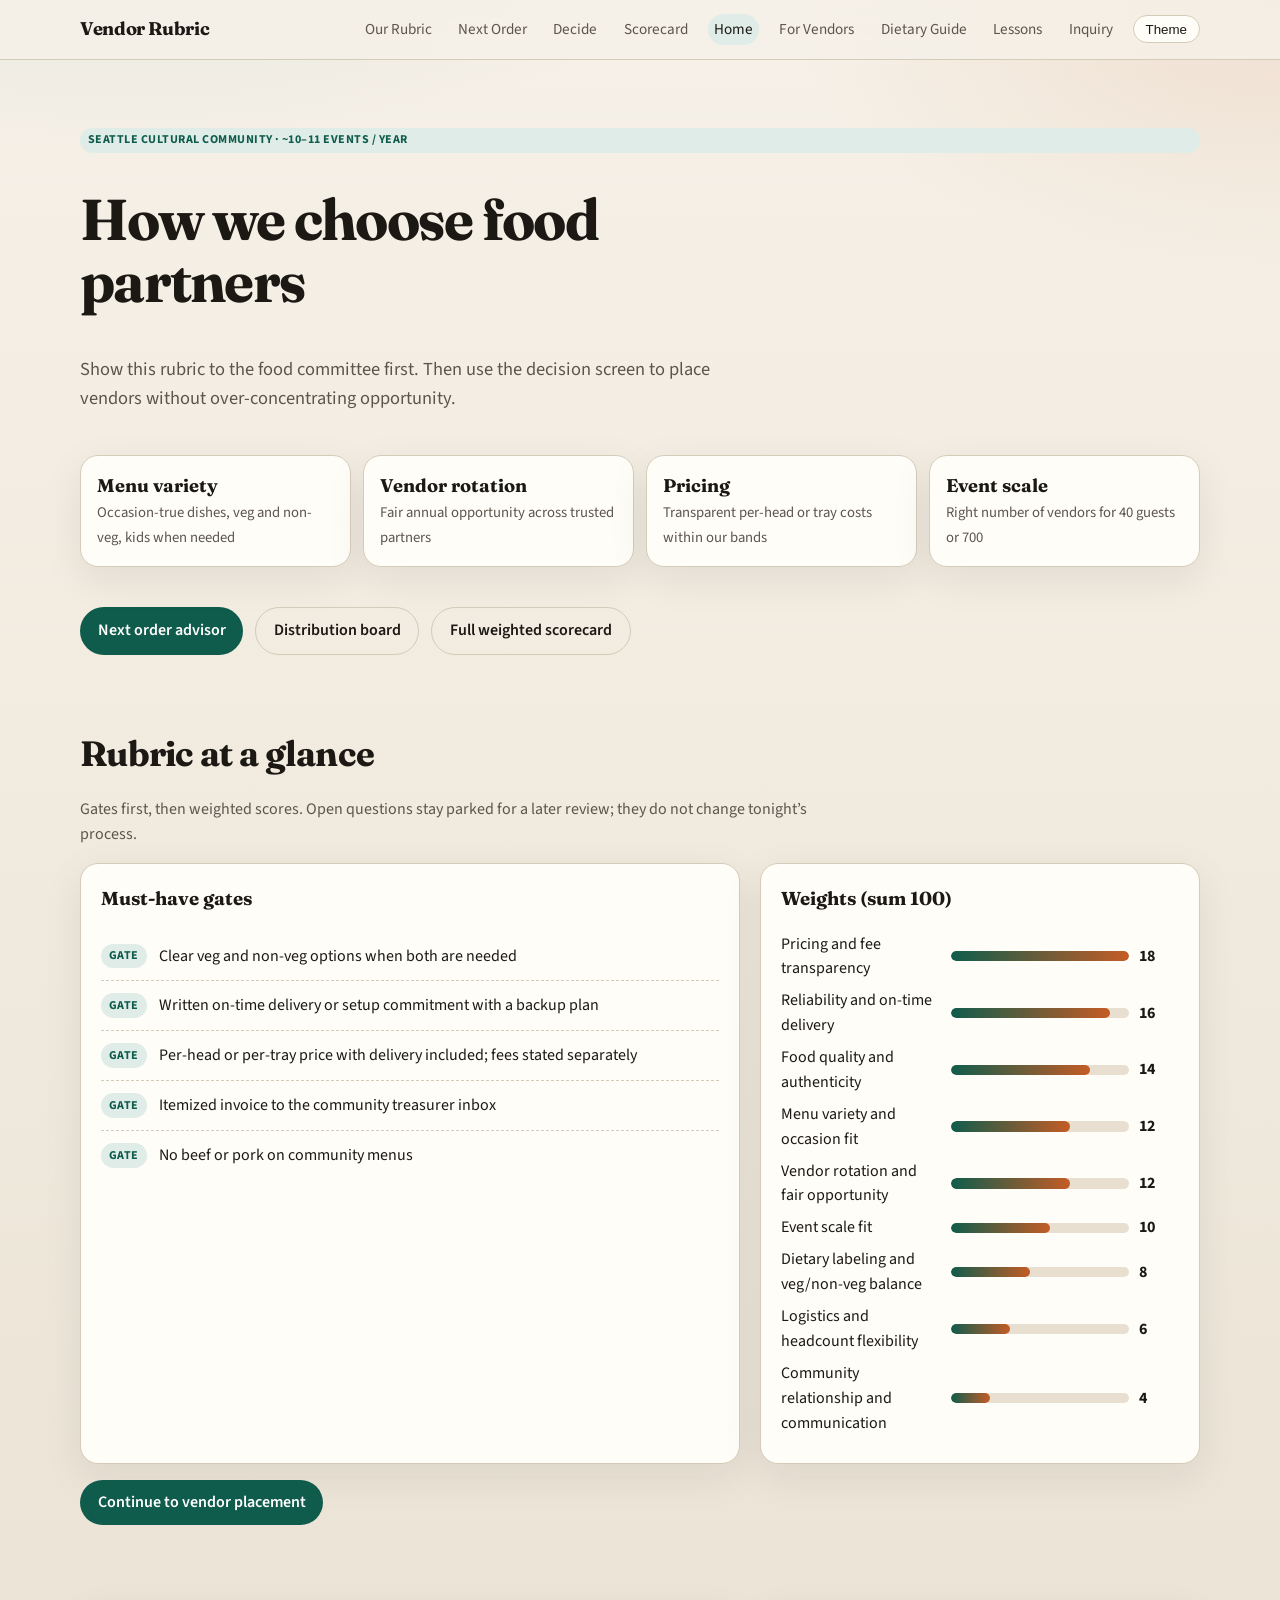
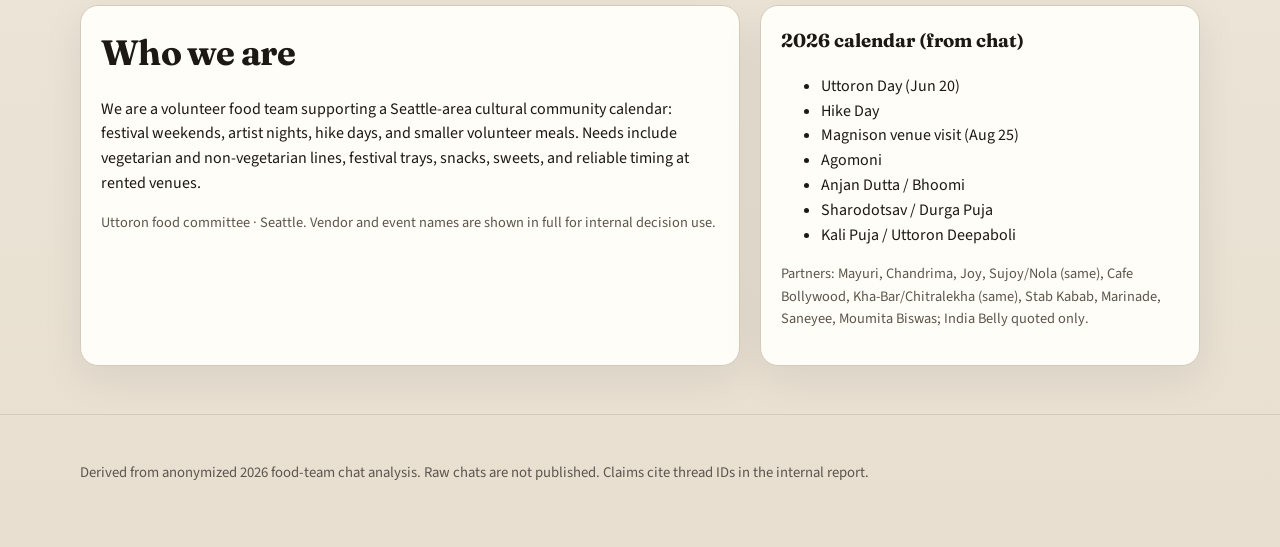
<file: index.html>
<!DOCTYPE html>
<html lang="en">
<head>
  <meta charset="UTF-8" />
  <meta name="viewport" content="width=device-width, initial-scale=1" />
  <title>Vendor Rubric | Community Cultural Events</title>
  <link rel="preconnect" href="https://fonts.googleapis.com" />
  <link rel="preconnect" href="https://fonts.gstatic.com" crossorigin />
  <link href="https://fonts.googleapis.com/css2?family=Fraunces:opsz,wght@9..144,600;9..144,700&family=Source+Sans+3:wght@400;600;700&display=swap" rel="stylesheet" />
  <link rel="stylesheet" href="css/site.css" />
</head>
<body>
  <header class="site-header">
    <div class="wrap nav">
      <a class="brand" href="index.html">Vendor Rubric</a>
      <nav class="nav-links" aria-label="Primary">
        <a href="rubric.html">Our Rubric</a>
        <a href="recommend.html">Next Order</a>
        <a href="distribution.html">Decide</a>
        <a href="scorecard.html">Scorecard</a>
        <a href="index.html">Home</a>
        <a href="vendors-need.html">For Vendors</a>
        <a href="dietary.html">Dietary Guide</a>
        <a href="lessons.html">Lessons</a>
        <a href="inquiry.html">Inquiry</a>
        <button class="icon-btn" type="button" onclick="toggleTheme()" aria-label="Toggle theme">Theme</button>
      </nav>
    </div>
  </header>

  <main class="wrap">
    <section class="hero">
      <p class="badge">Seattle cultural community · ~10–11 events / year</p>
      <h1>How we choose food partners</h1>
      <p class="lede">Show this rubric to the food committee first. Then use the decision screen to place vendors without over-concentrating opportunity.</p>
      <div class="pillars" aria-label="Four decision pillars">
        <div class="pillar"><strong>Menu variety</strong><span>Occasion-true dishes, veg and non-veg, kids when needed</span></div>
        <div class="pillar"><strong>Vendor rotation</strong><span>Fair annual opportunity across trusted partners</span></div>
        <div class="pillar"><strong>Pricing</strong><span>Transparent per-head or tray costs within our bands</span></div>
        <div class="pillar"><strong>Event scale</strong><span>Right number of vendors for 40 guests or 700</span></div>
      </div>
      <div class="cta-row">
        <a class="btn" href="recommend.html">Next order advisor</a>
        <a class="btn secondary" href="distribution.html">Distribution board</a>
        <a class="btn secondary" href="rubric.html">Full weighted scorecard</a>
      </div>
    </section>

    <section class="section">
      <h2>Rubric at a glance</h2>
      <p class="intro">Gates first, then weighted scores. Open questions stay parked for a later review; they do not change tonight’s process.</p>
      <div class="grid-2">
        <div class="panel">
          <h3>Must-have gates</h3>
          <div id="homeGates"></div>
        </div>
        <div class="panel">
          <h3>Weights (sum 100)</h3>
          <div id="homeWeights"></div>
        </div>
      </div>
      <div class="cta-row">
        <a class="btn" href="distribution.html">Continue to vendor placement</a>
      </div>
    </section>

    <section class="section grid-2">
      <div class="panel">
        <h2>Who we are</h2>
        <p>We are a volunteer food team supporting a Seattle-area cultural community calendar: festival weekends, artist nights, hike days, and smaller volunteer meals. Needs include vegetarian and non-vegetarian lines, festival trays, snacks, sweets, and reliable timing at rented venues.</p>
        <p class="muted small">Uttoron food committee · Seattle. Vendor and event names are shown in full for internal decision use.</p>
      </div>
      <div class="panel">
        <h3>2026 calendar (from chat)</h3>
        <ul>
          <li>Uttoron Day (Jun 20)</li>
          <li>Hike Day</li>
          <li>Magnison venue visit (Aug 25)</li>
          <li>Agomoni</li>
          <li>Anjan Dutta / Bhoomi</li>
          <li>Sharodotsav / Durga Puja</li>
          <li>Kali Puja / Uttoron Deepaboli</li>
        </ul>
        <p class="small muted">Partners: Mayuri, Chandrima, Joy, Sujoy/Nola (same), Cafe Bollywood, Kha-Bar/Chitralekha (same), Stab Kabab, Marinade, Saneyee, Moumita Biswas; India Belly quoted only.</p>
      </div>
    </section>
  </main>

  <footer>
    <div class="wrap">
      <p>Derived from anonymized 2026 food-team chat analysis. Raw chats are not published. Claims cite thread IDs in the internal report.</p>
    </div>
  </footer>
  <script src="js/site.js"></script>
  <script>
    (async function () {
      const data = await loadJSON("data/rubric.json");
      document.getElementById("homeGates").innerHTML = data.mustHaveGates.map(g =>
        `<div class="gate"><span class="badge">Gate</span><div>${g.label}</div></div>`
      ).join("");
      const max = Math.max(...data.criteria.map(c => c.weight));
      document.getElementById("homeWeights").innerHTML = data.criteria.map(c =>
        `<div class="bar-row"><span>${c.label}</span><div class="bar-track"><div class="bar-fill" data-w="${(c.weight/max)*100}"></div></div><strong>${c.weight}</strong></div>`
      ).join("");
      requestAnimationFrame(() => {
        document.querySelectorAll("#homeWeights .bar-fill").forEach(el => { el.style.width = el.dataset.w + "%"; });
      });
    })();
  </script>
</body>
</html>
</file>
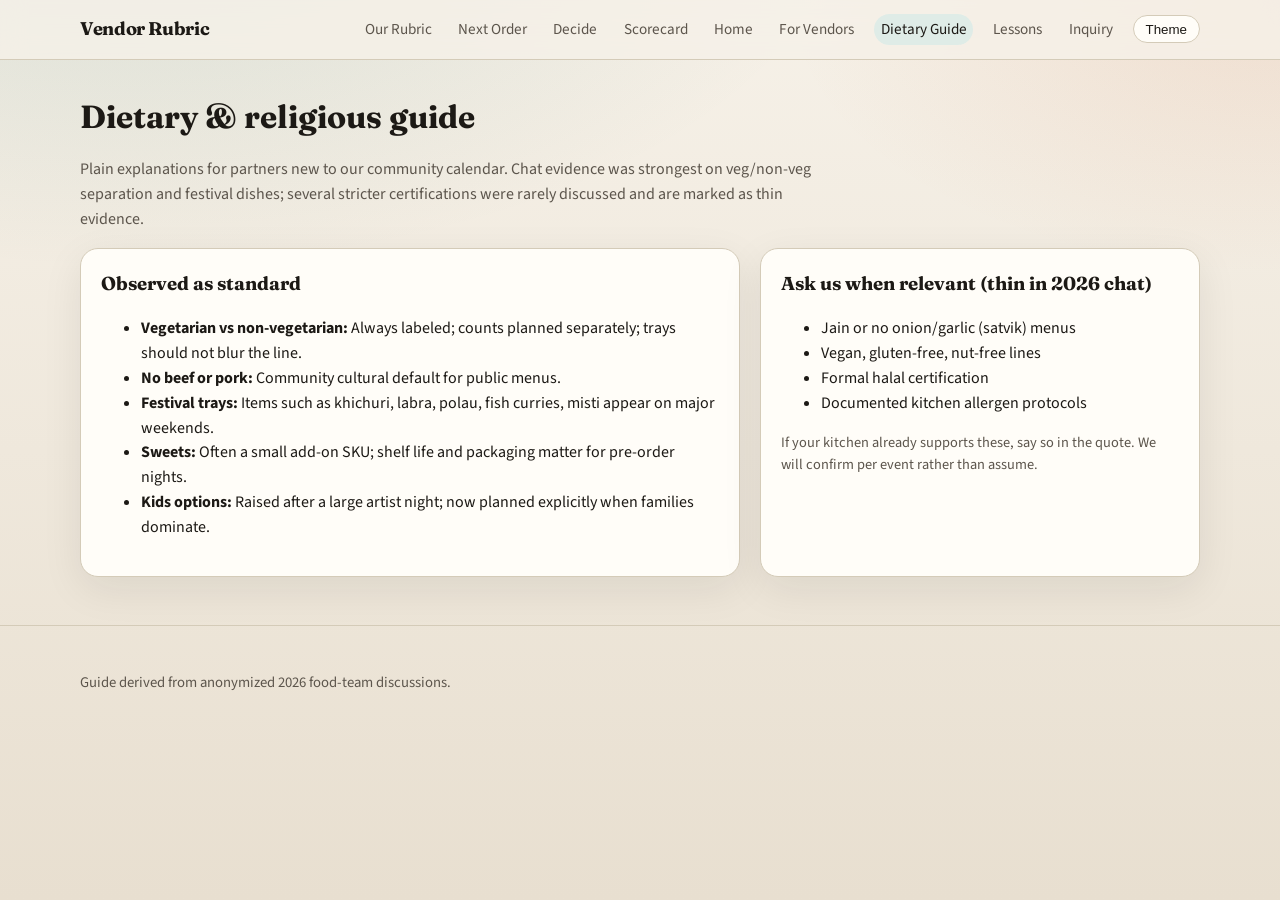
<file: dietary.html>
<!DOCTYPE html>
<html lang="en">
<head>
  <meta charset="UTF-8" />
  <meta name="viewport" content="width=device-width, initial-scale=1" />
  <title>Dietary & Religious Guide | Vendor Rubric</title>
  <link rel="preconnect" href="https://fonts.googleapis.com" />
  <link rel="preconnect" href="https://fonts.gstatic.com" crossorigin />
  <link href="https://fonts.googleapis.com/css2?family=Fraunces:opsz,wght@9..144,600;9..144,700&family=Source+Sans+3:wght@400;600;700&display=swap" rel="stylesheet" />
  <link rel="stylesheet" href="css/site.css" />
</head>
<body>
  <header class="site-header">
    <div class="wrap nav">
      <a class="brand" href="index.html">Vendor Rubric</a>
      <nav class="nav-links" aria-label="Primary">
        <a href="rubric.html">Our Rubric</a>
        <a href="recommend.html">Next Order</a>
        <a href="distribution.html">Decide</a>
        <a href="scorecard.html">Scorecard</a>
        <a href="index.html">Home</a>
        <a href="vendors-need.html">For Vendors</a>
        <a href="dietary.html">Dietary Guide</a>
        <a href="lessons.html">Lessons</a>
        <a href="inquiry.html">Inquiry</a>
        <button class="icon-btn" type="button" onclick="toggleTheme()" aria-label="Toggle theme">Theme</button>
      </nav>
    </div>
  </header>

  <main class="wrap section">
    <h1 style="font-family:var(--font-display);margin:0 0 0.5rem;">Dietary & religious guide</h1>
    <p class="intro">Plain explanations for partners new to our community calendar. Chat evidence was strongest on veg/non-veg separation and festival dishes; several stricter certifications were rarely discussed and are marked as thin evidence.</p>

    <div class="grid-2">
      <div class="panel">
        <h3>Observed as standard</h3>
        <ul>
          <li><strong>Vegetarian vs non-vegetarian:</strong> Always labeled; counts planned separately; trays should not blur the line.</li>
          <li><strong>No beef or pork:</strong> Community cultural default for public menus.</li>
          <li><strong>Festival trays:</strong> Items such as khichuri, labra, polau, fish curries, misti appear on major weekends.</li>
          <li><strong>Sweets:</strong> Often a small add-on SKU; shelf life and packaging matter for pre-order nights.</li>
          <li><strong>Kids options:</strong> Raised after a large artist night; now planned explicitly when families dominate.</li>
        </ul>
      </div>
      <div class="panel">
        <h3>Ask us when relevant (thin in 2026 chat)</h3>
        <ul>
          <li>Jain or no onion/garlic (satvik) menus</li>
          <li>Vegan, gluten-free, nut-free lines</li>
          <li>Formal halal certification</li>
          <li>Documented kitchen allergen protocols</li>
        </ul>
        <p class="small muted">If your kitchen already supports these, say so in the quote. We will confirm per event rather than assume.</p>
      </div>
    </div>
  </main>

  <footer><div class="wrap"><p>Guide derived from anonymized 2026 food-team discussions.</p></div></footer>
  <script src="js/site.js"></script>
</body>
</html>
</file>
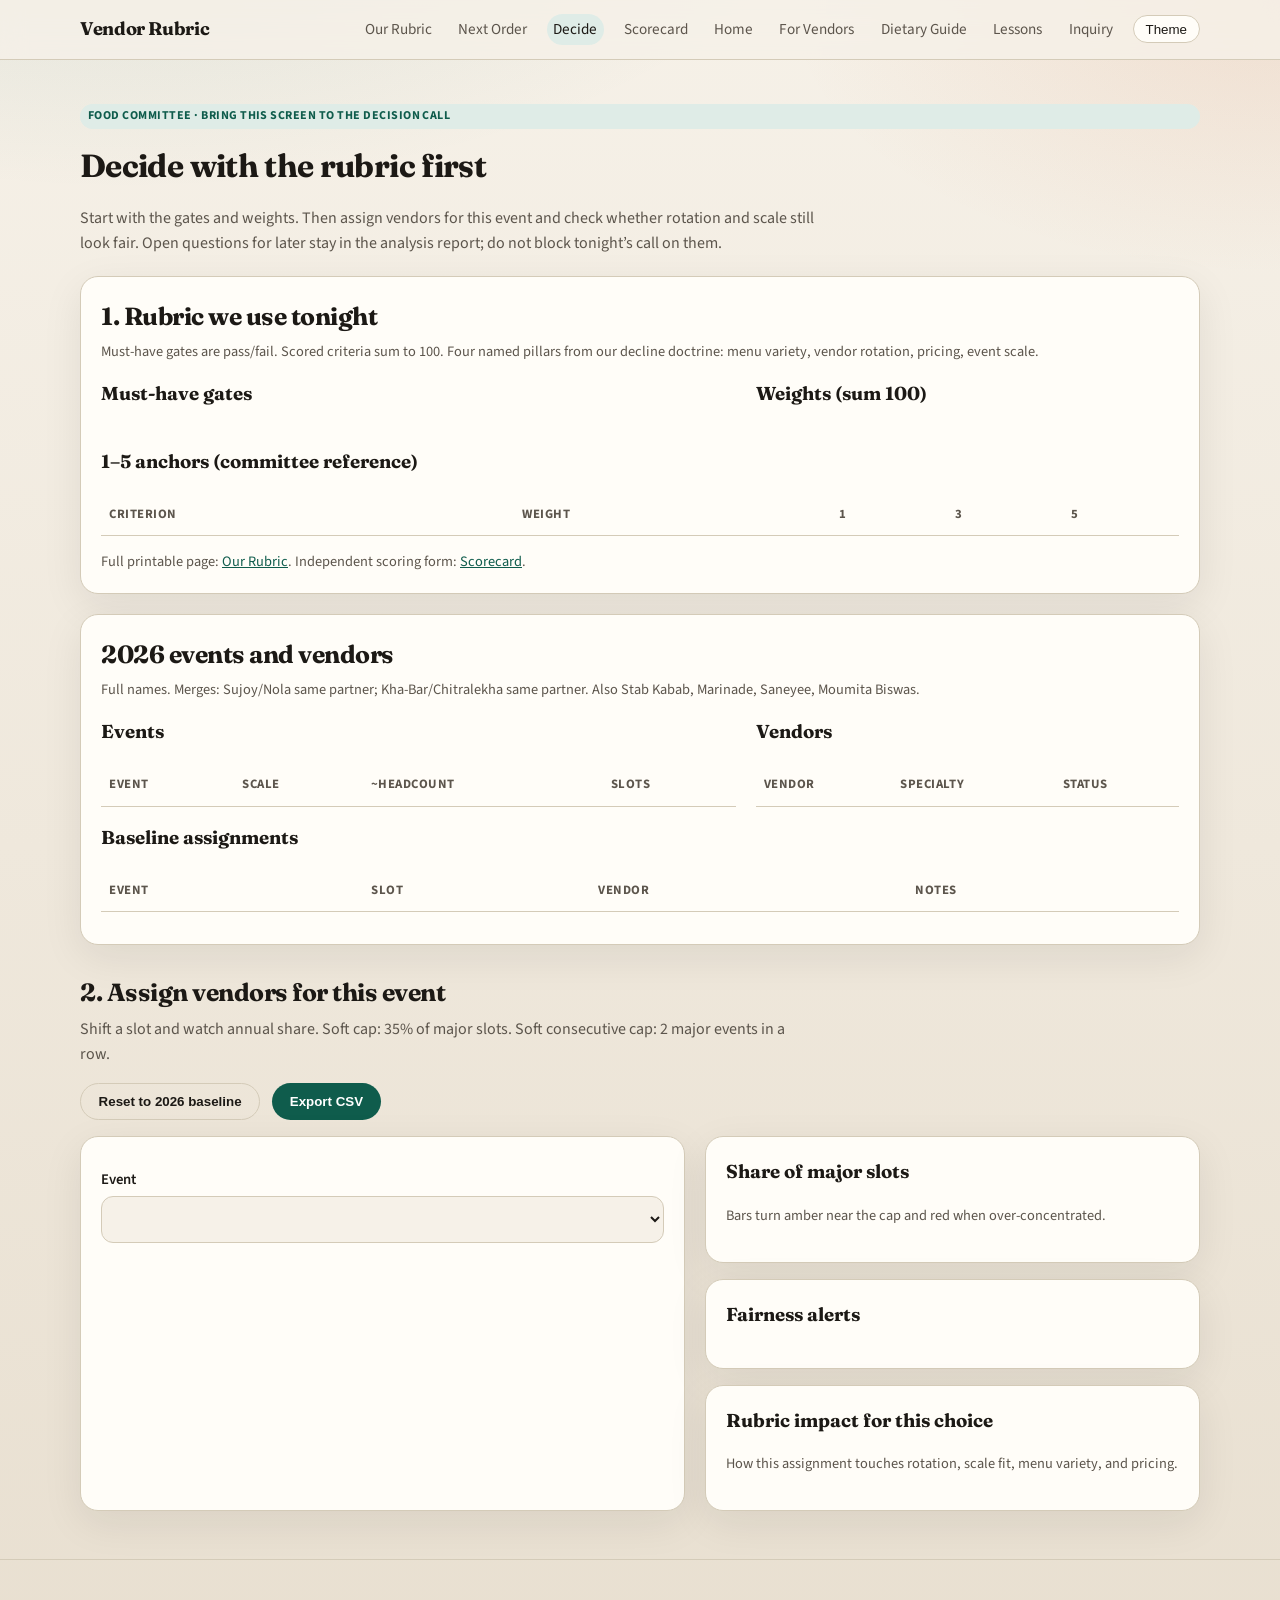
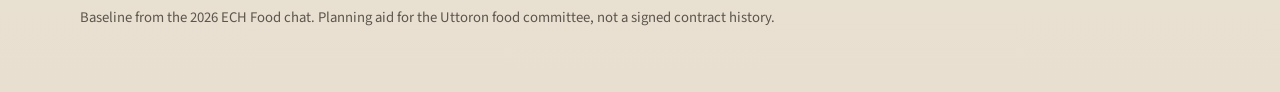
<file: distribution.html>
<!DOCTYPE html>
<html lang="en">
<head>
  <meta charset="UTF-8" />
  <meta name="viewport" content="width=device-width, initial-scale=1" />
  <title>Committee Decision | Vendor Rubric</title>
  <link rel="preconnect" href="https://fonts.googleapis.com" />
  <link rel="preconnect" href="https://fonts.gstatic.com" crossorigin />
  <link href="https://fonts.googleapis.com/css2?family=Fraunces:opsz,wght@9..144,600;9..144,700&family=Source+Sans+3:wght@400;600;700&display=swap" rel="stylesheet" />
  <link rel="stylesheet" href="css/site.css" />
</head>
<body>
  <header class="site-header">
    <div class="wrap nav">
      <a class="brand" href="index.html">Vendor Rubric</a>
      <nav class="nav-links" aria-label="Primary">
        <a href="rubric.html">Our Rubric</a>
        <a href="recommend.html">Next Order</a>
        <a href="distribution.html">Decide</a>
        <a href="scorecard.html">Scorecard</a>
        <a href="index.html">Home</a>
        <a href="vendors-need.html">For Vendors</a>
        <a href="dietary.html">Dietary Guide</a>
        <a href="lessons.html">Lessons</a>
        <a href="inquiry.html">Inquiry</a>
        <button class="icon-btn" type="button" onclick="toggleTheme()" aria-label="Toggle theme">Theme</button>
      </nav>
    </div>
  </header>

  <main class="wrap section">
    <p class="badge">Food committee · bring this screen to the decision call</p>
    <h1 style="font-family:var(--font-display);letter-spacing:-0.02em;margin:0.4rem 0 0.5rem;">Decide with the rubric first</h1>
    <p class="intro">Start with the gates and weights. Then assign vendors for this event and check whether rotation and scale still look fair. Open questions for later stay in the analysis report; do not block tonight’s call on them.</p>

    <!-- STEP 1: RUBRIC DETAILS FIRST -->
    <section class="panel" style="margin-top:1.25rem;" aria-labelledby="rubric-first">
      <h2 id="rubric-first" style="font-family:var(--font-display);margin:0 0 0.35rem;font-size:1.55rem;">1. Rubric we use tonight</h2>
      <p class="muted small" style="margin-top:0;">Must-have gates are pass/fail. Scored criteria sum to 100. Four named pillars from our decline doctrine: menu variety, vendor rotation, pricing, event scale.</p>

      <div class="grid-2" style="margin-top:1rem;">
        <div>
          <h3 style="margin-top:0;">Must-have gates</h3>
          <div id="gates"></div>
        </div>
        <div>
          <h3 style="margin-top:0;">Weights (sum 100)</h3>
          <div id="weights"></div>
          <p class="small muted" id="weightSum"></p>
        </div>
      </div>

      <h3 style="margin-top:1.25rem;">1–5 anchors (committee reference)</h3>
      <div style="overflow-x:auto;">
        <table>
          <thead><tr><th>Criterion</th><th>Weight</th><th>1</th><th>3</th><th>5</th></tr></thead>
          <tbody id="anchors"></tbody>
        </table>
      </div>
      <p class="small muted" style="margin-bottom:0;">Full printable page: <a href="rubric.html">Our Rubric</a>. Independent scoring form: <a href="scorecard.html">Scorecard</a>.</p>
    </section>

    <section class="panel" style="margin-top:1.25rem;" aria-labelledby="roster">
      <h2 id="roster" style="font-family:var(--font-display);margin:0 0 0.35rem;font-size:1.55rem;">2026 events and vendors</h2>
      <p class="muted small" style="margin-top:0;">Full names. Merges: Sujoy/Nola same partner; Kha-Bar/Chitralekha same partner. Also Stab Kabab, Marinade, Saneyee, Moumita Biswas.</p>
      <div class="grid-2" style="margin-top:1rem;">
        <div>
          <h3 style="margin-top:0;">Events</h3>
          <div style="overflow-x:auto;">
            <table>
              <thead><tr><th>Event</th><th>Scale</th><th>~Headcount</th><th>Slots</th></tr></thead>
              <tbody id="eventRoster"></tbody>
            </table>
          </div>
        </div>
        <div>
          <h3 style="margin-top:0;">Vendors</h3>
          <div style="overflow-x:auto;">
            <table>
              <thead><tr><th>Vendor</th><th>Specialty</th><th>Status</th></tr></thead>
              <tbody id="vendorRoster"></tbody>
            </table>
          </div>
        </div>
      </div>
      <h3 style="margin-top:1rem;">Baseline assignments</h3>
      <div style="overflow-x:auto;">
        <table>
          <thead><tr><th>Event</th><th>Slot</th><th>Vendor</th><th>Notes</th></tr></thead>
          <tbody id="assignmentRoster"></tbody>
        </table>
      </div>
      <div id="declinedRoster" style="margin-top:0.75rem;"></div>
    </section>

    <!-- STEP 2: THEN DISTRIBUTION -->
    <section style="margin-top:1.75rem;" aria-labelledby="assign-next">
      <h2 id="assign-next" style="font-family:var(--font-display);margin:0 0 0.35rem;font-size:1.55rem;">2. Assign vendors for this event</h2>
      <p class="intro" style="margin-top:0;">Shift a slot and watch annual share. Soft cap: 35% of major slots. Soft consecutive cap: 2 major events in a row.</p>

      <div class="cta-row" style="margin-bottom:1rem;">
        <button class="btn secondary" type="button" id="resetBtn">Reset to 2026 baseline</button>
        <button class="btn" type="button" id="exportBtn">Export CSV</button>
      </div>

      <div class="dist-layout">
        <div class="panel">
          <label class="field" for="eventFilter">Event</label>
          <select id="eventFilter"></select>
          <div id="slots" style="margin-top:1rem;"></div>
        </div>
        <div>
          <div class="panel" style="margin-bottom:1rem;">
            <h3>Share of major slots</h3>
            <p class="muted small">Bars turn amber near the cap and red when over-concentrated.</p>
            <div class="vendor-bars" id="shareBars"></div>
          </div>
          <div class="panel" style="margin-bottom:1rem;">
            <h3>Fairness alerts</h3>
            <div id="alerts"></div>
          </div>
          <div class="panel">
            <h3>Rubric impact for this choice</h3>
            <p class="muted small">How this assignment touches rotation, scale fit, menu variety, and pricing.</p>
            <div id="rubricHit"></div>
          </div>
        </div>
      </div>
    </section>
  </main>

  <footer>
    <div class="wrap"><p>Baseline from the 2026 ECH Food chat. Planning aid for the Uttoron food committee, not a signed contract history.</p></div>
  </footer>
  <script src="js/site.js"></script>
  <script src="js/distribution.js"></script>
</body>
</html>
</file>
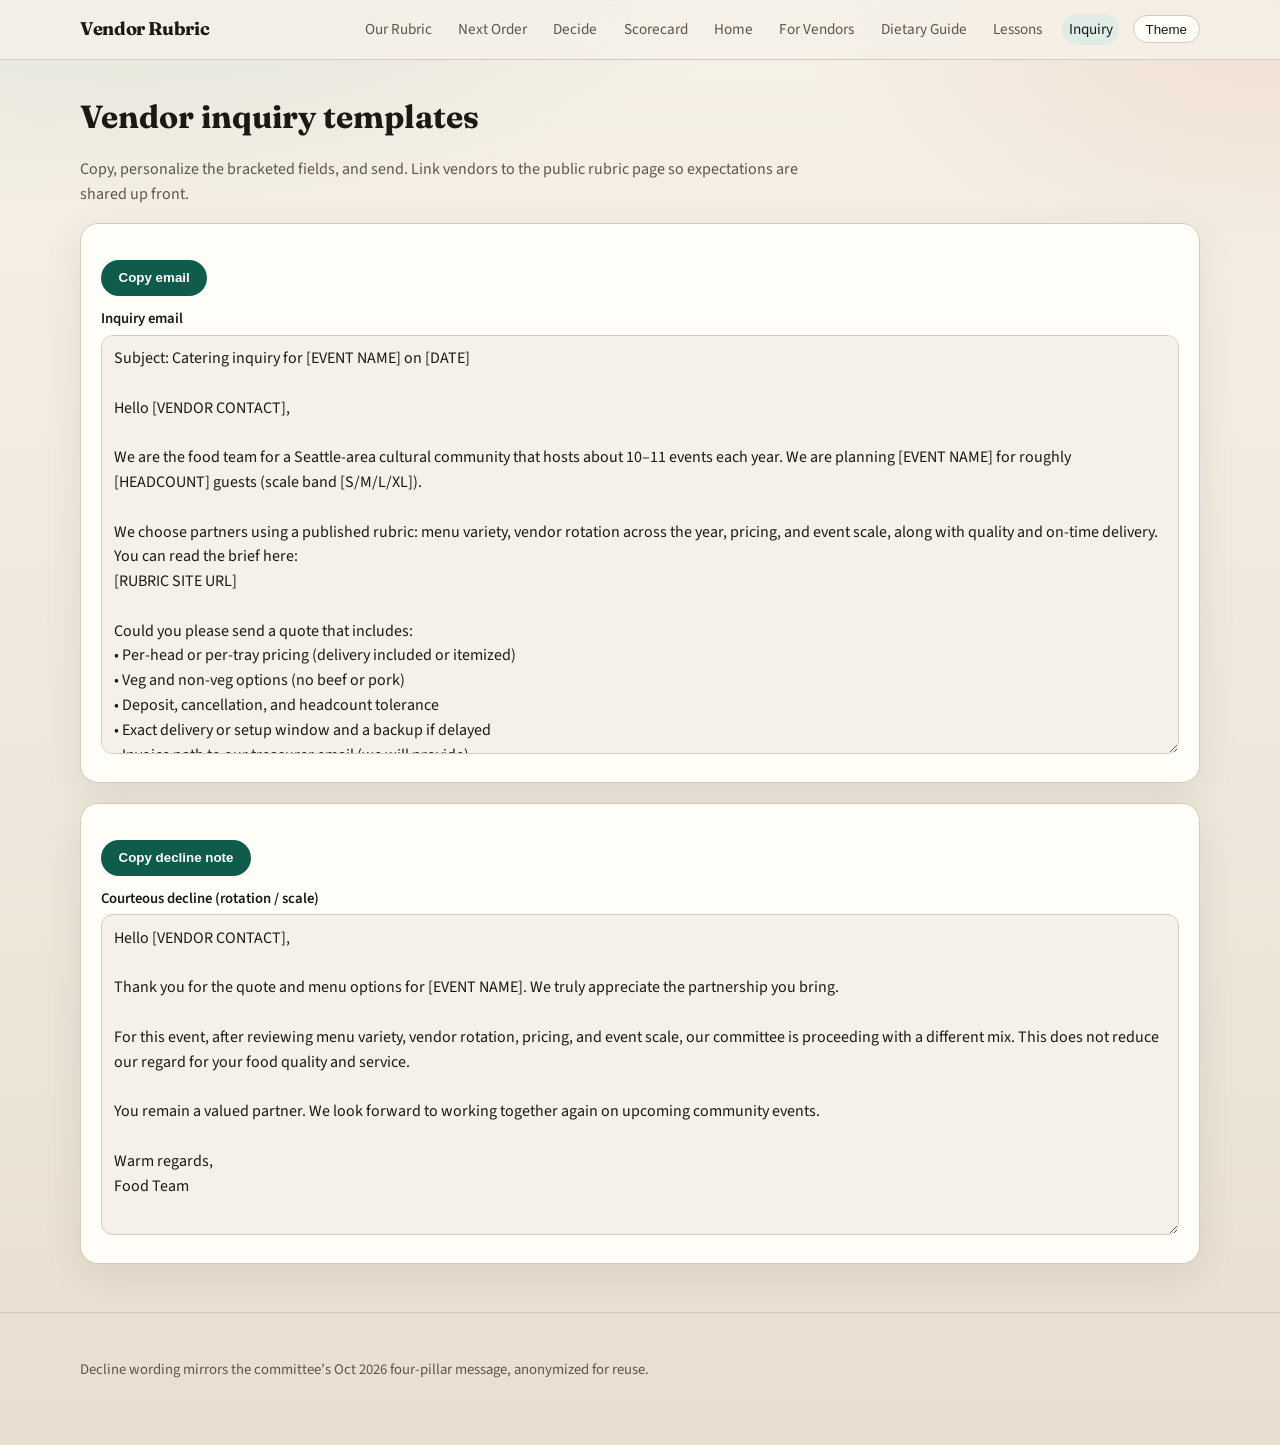
<file: inquiry.html>
<!DOCTYPE html>
<html lang="en">
<head>
  <meta charset="UTF-8" />
  <meta name="viewport" content="width=device-width, initial-scale=1" />
  <title>Vendor Inquiry | Vendor Rubric</title>
  <link rel="preconnect" href="https://fonts.googleapis.com" />
  <link rel="preconnect" href="https://fonts.gstatic.com" crossorigin />
  <link href="https://fonts.googleapis.com/css2?family=Fraunces:opsz,wght@9..144,600;9..144,700&family=Source+Sans+3:wght@400;600;700&display=swap" rel="stylesheet" />
  <link rel="stylesheet" href="css/site.css" />
</head>
<body>
  <header class="site-header">
    <div class="wrap nav">
      <a class="brand" href="index.html">Vendor Rubric</a>
      <nav class="nav-links" aria-label="Primary">
        <a href="rubric.html">Our Rubric</a>
        <a href="recommend.html">Next Order</a>
        <a href="distribution.html">Decide</a>
        <a href="scorecard.html">Scorecard</a>
        <a href="index.html">Home</a>
        <a href="vendors-need.html">For Vendors</a>
        <a href="dietary.html">Dietary Guide</a>
        <a href="lessons.html">Lessons</a>
        <a href="inquiry.html">Inquiry</a>
        <button class="icon-btn" type="button" onclick="toggleTheme()" aria-label="Toggle theme">Theme</button>
      </nav>
    </div>
  </header>

  <main class="wrap section">
    <h1 style="font-family:var(--font-display);margin:0 0 0.5rem;">Vendor inquiry templates</h1>
    <p class="intro">Copy, personalize the bracketed fields, and send. Link vendors to the public rubric page so expectations are shared up front.</p>

    <div class="panel">
      <div class="cta-row">
        <button class="btn" type="button" id="copyEmail">Copy email</button>
      </div>
      <label class="field">Inquiry email</label>
      <textarea id="emailTpl" rows="16">Subject: Catering inquiry for [EVENT NAME] on [DATE]

Hello [VENDOR CONTACT],

We are the food team for a Seattle-area cultural community that hosts about 10–11 events each year. We are planning [EVENT NAME] for roughly [HEADCOUNT] guests (scale band [S/M/L/XL]).

We choose partners using a published rubric: menu variety, vendor rotation across the year, pricing, and event scale, along with quality and on-time delivery. You can read the brief here:
[RUBRIC SITE URL]

Could you please send a quote that includes:
• Per-head or per-tray pricing (delivery included or itemized)
• Veg and non-veg options (no beef or pork)
• Deposit, cancellation, and headcount tolerance
• Exact delivery or setup window and a backup if delayed
• Invoice path to our treasurer email (we will provide)

We value clear communication and warm long-term relationships. Even when rotation means we cannot award every date, we hope to keep building options with trusted kitchens like yours.

Thank you,
[YOUR NAME]
Food Team
</textarea>
    </div>

    <div class="panel" style="margin-top:1.25rem;">
      <div class="cta-row">
        <button class="btn" type="button" id="copyDecline">Copy decline note</button>
      </div>
      <label class="field">Courteous decline (rotation / scale)</label>
      <textarea id="declineTpl" rows="12">Hello [VENDOR CONTACT],

Thank you for the quote and menu options for [EVENT NAME]. We truly appreciate the partnership you bring.

For this event, after reviewing menu variety, vendor rotation, pricing, and event scale, our committee is proceeding with a different mix. This does not reduce our regard for your food quality and service.

You remain a valued partner. We look forward to working together again on upcoming community events.

Warm regards,
Food Team
</textarea>
    </div>
  </main>

  <footer><div class="wrap"><p>Decline wording mirrors the committee’s Oct 2026 four-pillar message, anonymized for reuse.</p></div></footer>
  <script src="js/site.js"></script>
  <script>
    function copyFrom(id) {
      const el = document.getElementById(id);
      navigator.clipboard.writeText(el.value).then(() => alert("Copied."));
    }
    document.getElementById("copyEmail").onclick = () => copyFrom("emailTpl");
    document.getElementById("copyDecline").onclick = () => copyFrom("declineTpl");
  </script>
</body>
</html>
</file>
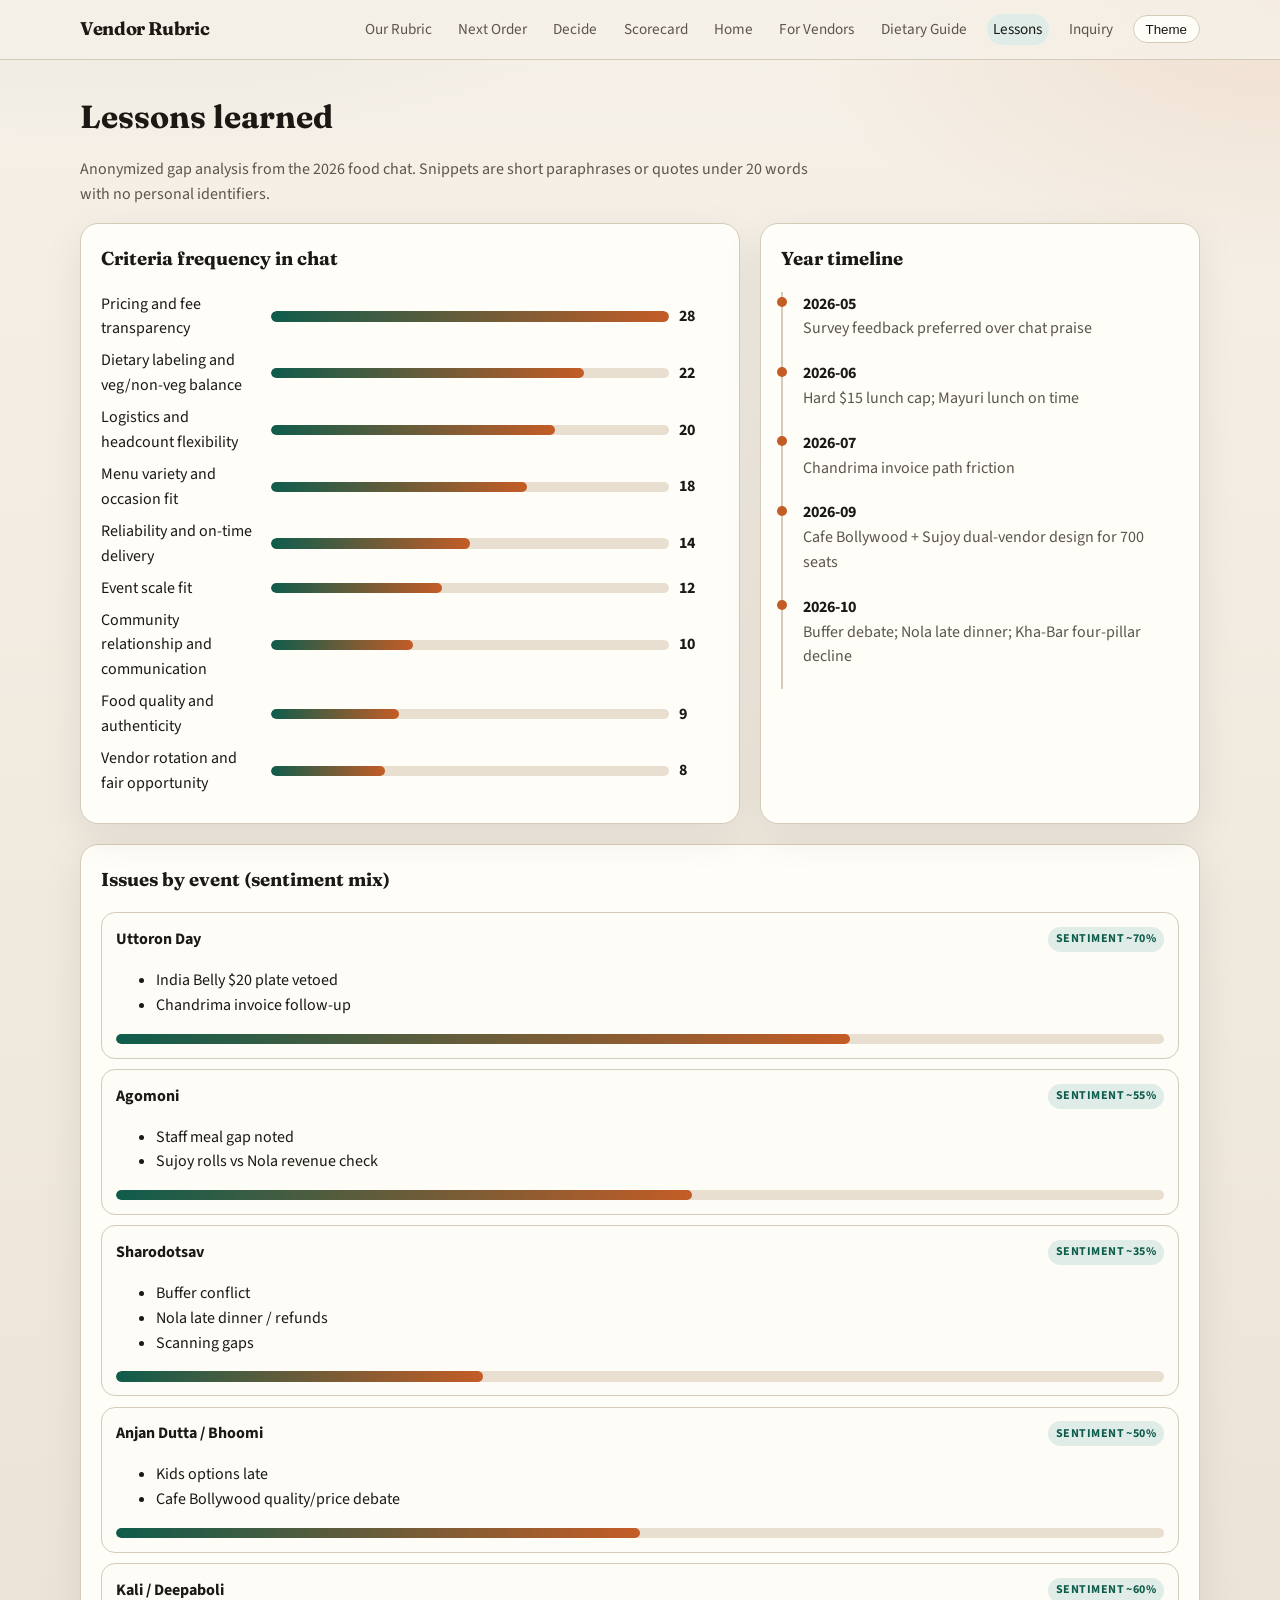
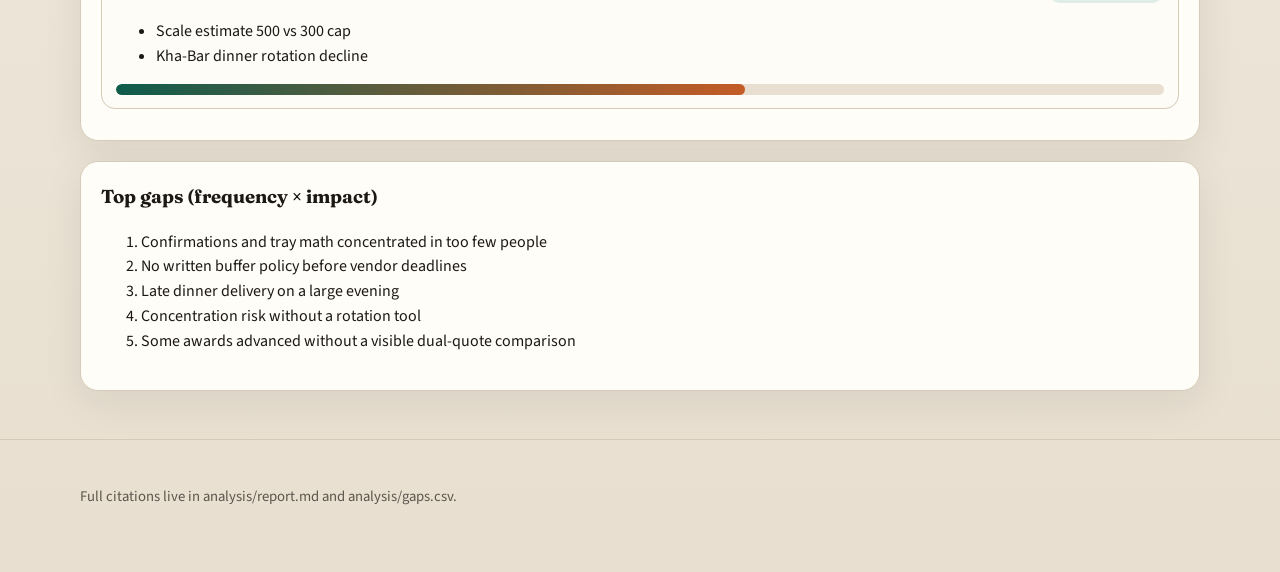
<file: lessons.html>
<!DOCTYPE html>
<html lang="en">
<head>
  <meta charset="UTF-8" />
  <meta name="viewport" content="width=device-width, initial-scale=1" />
  <title>Lessons Learned | Vendor Rubric</title>
  <link rel="preconnect" href="https://fonts.googleapis.com" />
  <link rel="preconnect" href="https://fonts.gstatic.com" crossorigin />
  <link href="https://fonts.googleapis.com/css2?family=Fraunces:opsz,wght@9..144,600;9..144,700&family=Source+Sans+3:wght@400;600;700&display=swap" rel="stylesheet" />
  <link rel="stylesheet" href="css/site.css" />
</head>
<body>
  <header class="site-header">
    <div class="wrap nav">
      <a class="brand" href="index.html">Vendor Rubric</a>
      <nav class="nav-links" aria-label="Primary">
        <a href="rubric.html">Our Rubric</a>
        <a href="recommend.html">Next Order</a>
        <a href="distribution.html">Decide</a>
        <a href="scorecard.html">Scorecard</a>
        <a href="index.html">Home</a>
        <a href="vendors-need.html">For Vendors</a>
        <a href="dietary.html">Dietary Guide</a>
        <a href="lessons.html">Lessons</a>
        <a href="inquiry.html">Inquiry</a>
        <button class="icon-btn" type="button" onclick="toggleTheme()" aria-label="Toggle theme">Theme</button>
      </nav>
    </div>
  </header>

  <main class="wrap section">
    <h1 style="font-family:var(--font-display);margin:0 0 0.5rem;">Lessons learned</h1>
    <p class="intro">Anonymized gap analysis from the 2026 food chat. Snippets are short paraphrases or quotes under 20 words with no personal identifiers.</p>

    <div class="grid-2">
      <div class="panel">
        <h3>Criteria frequency in chat</h3>
        <div id="freq"></div>
      </div>
      <div class="panel">
        <h3>Year timeline</h3>
        <ul class="timeline" id="timeline"></ul>
      </div>
    </div>

    <div class="panel" style="margin-top:1.25rem;">
      <h3>Issues by event (sentiment mix)</h3>
      <div id="issues"></div>
    </div>

    <div class="panel" style="margin-top:1.25rem;">
      <h3>Top gaps (frequency × impact)</h3>
      <ol>
        <li>Confirmations and tray math concentrated in too few people</li>
        <li>No written buffer policy before vendor deadlines</li>
        <li>Late dinner delivery on a large evening</li>
        <li>Concentration risk without a rotation tool</li>
        <li>Some awards advanced without a visible dual-quote comparison</li>
      </ol>
    </div>
  </main>

  <footer><div class="wrap"><p>Full citations live in analysis/report.md and analysis/gaps.csv.</p></div></footer>
  <script src="js/site.js"></script>
  <script>
    (async function () {
      const data = await loadJSON("data/rubric.json");
      const max = Math.max(...data.criteriaFrequency.map(x => x.count));
      const label = id => (data.criteria.find(c => c.id === id) || {label:id}).label;
      document.getElementById("freq").innerHTML = data.criteriaFrequency.map(x =>
        `<div class="bar-row"><span>${label(x.id)}</span><div class="bar-track"><div class="bar-fill" data-w="${(x.count/max)*100}"></div></div><strong>${x.count}</strong></div>`
      ).join("");
      requestAnimationFrame(() => document.querySelectorAll("#freq .bar-fill").forEach(el => el.style.width = el.dataset.w + "%"));

      document.getElementById("timeline").innerHTML = data.gapsTimeline.map(t =>
        `<li><strong>${t.month}</strong><br/><span class="muted">${t.label}</span></li>`
      ).join("");

      document.getElementById("issues").innerHTML = data.issuesByEvent.map(e => {
        const pct = Math.round(e.sentiment * 100);
        return `<div class="slot-card"><header><strong>${e.event}</strong><span class="badge">sentiment ~${pct}%</span></header>
          <ul>${e.issues.map(i => `<li>${i}</li>`).join("")}</ul>
          <div class="bar-track"><div class="bar-fill" style="width:${pct}%"></div></div></div>`;
      }).join("");
    })();
  </script>
</body>
</html>
</file>
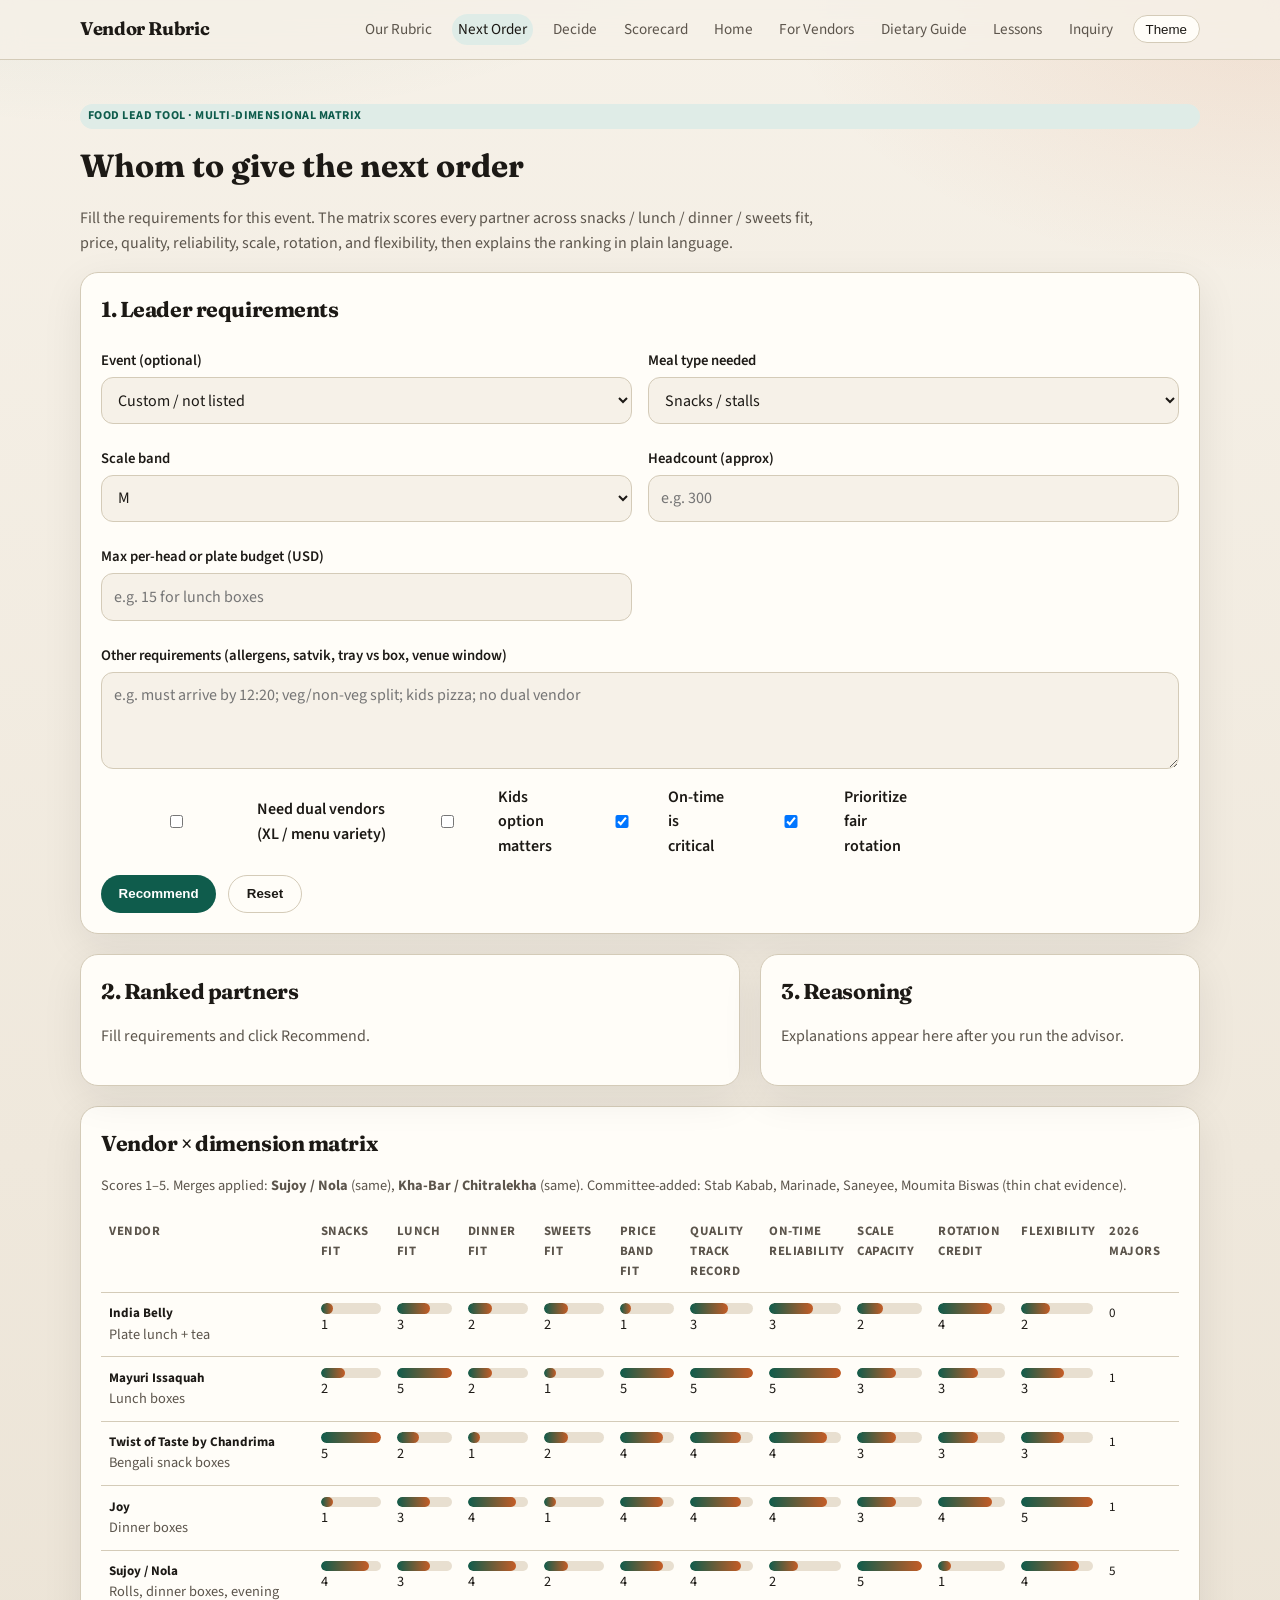
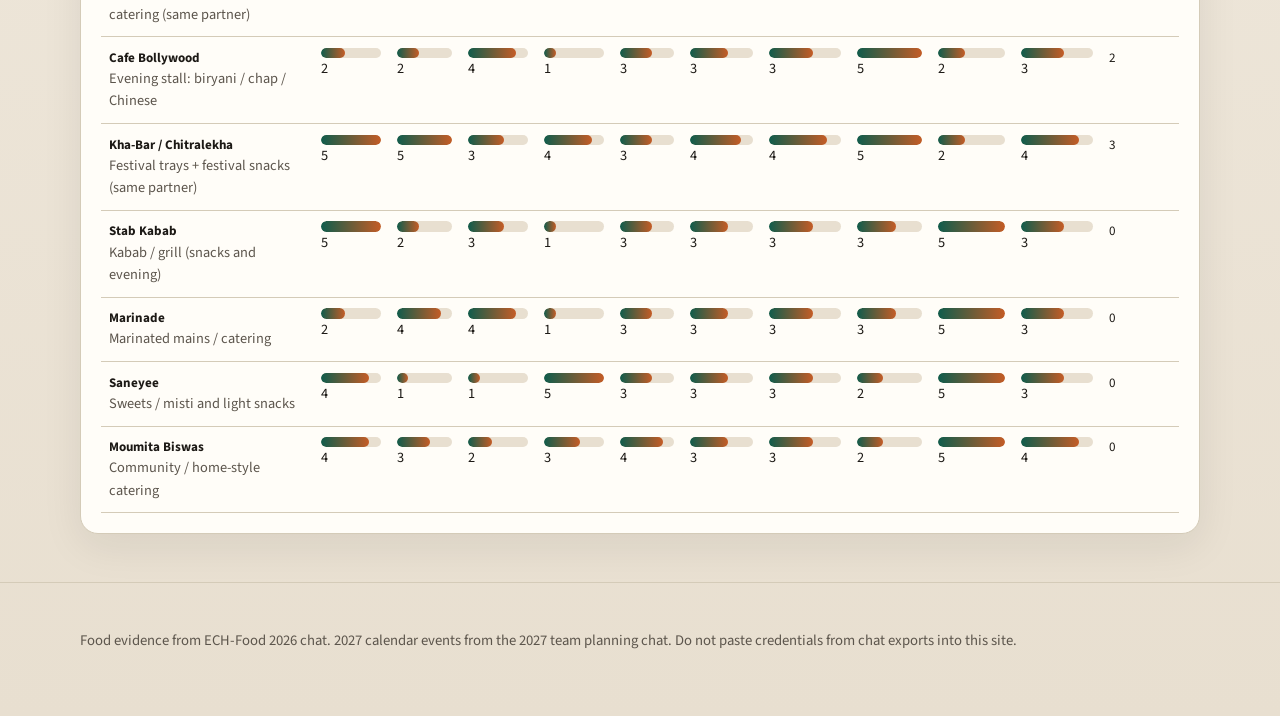
<file: recommend.html>
<!DOCTYPE html>
<html lang="en">
<head>
  <meta charset="UTF-8" />
  <meta name="viewport" content="width=device-width, initial-scale=1" />
  <title>Next Order Advisor | Vendor Rubric</title>
  <link rel="preconnect" href="https://fonts.googleapis.com" />
  <link rel="preconnect" href="https://fonts.gstatic.com" crossorigin />
  <link href="https://fonts.googleapis.com/css2?family=Fraunces:opsz,wght@9..144,600;9..144,700&family=Source+Sans+3:wght@400;600;700&display=swap" rel="stylesheet" />
  <link rel="stylesheet" href="css/site.css" />
  <style>
    .matrix-wrap { overflow-x: auto; }
    .matrix-wrap table { font-size: 0.82rem; min-width: 920px; }
    .matrix-wrap th { max-width: 5.5rem; white-space: normal; }
    .req-grid { display: grid; grid-template-columns: 1fr 1fr; gap: 0.75rem 1rem; }
    .req-grid .full { grid-column: 1 / -1; }
    .check-row { display: flex; flex-wrap: wrap; gap: 1rem; align-items: center; margin-top: 0.5rem; }
    .check-row label { display: flex; gap: 0.4rem; align-items: center; font-weight: 600; }
    @media (max-width: 800px) { .req-grid { grid-template-columns: 1fr; } }
  </style>
</head>
<body>
  <header class="site-header">
    <div class="wrap nav">
      <a class="brand" href="index.html">Vendor Rubric</a>
      <nav class="nav-links" aria-label="Primary">
        <a href="rubric.html">Our Rubric</a>
        <a href="recommend.html">Next Order</a>
        <a href="distribution.html">Decide</a>
        <a href="scorecard.html">Scorecard</a>
        <a href="index.html">Home</a>
        <a href="vendors-need.html">For Vendors</a>
        <a href="dietary.html">Dietary Guide</a>
        <a href="lessons.html">Lessons</a>
        <a href="inquiry.html">Inquiry</a>
        <button class="icon-btn" type="button" onclick="toggleTheme()" aria-label="Toggle theme">Theme</button>
      </nav>
    </div>
  </header>

  <main class="wrap section">
    <p class="badge">Food lead tool · multi-dimensional matrix</p>
    <h1 style="font-family:var(--font-display);margin:0.35rem 0 0.5rem;">Whom to give the next order</h1>
    <p class="intro">Fill the requirements for this event. The matrix scores every partner across snacks / lunch / dinner / sweets fit, price, quality, reliability, scale, rotation, and flexibility, then explains the ranking in plain language.</p>

    <div class="panel" style="margin-bottom:1.25rem;">
      <h2 style="font-family:var(--font-display);margin-top:0;font-size:1.35rem;">1. Leader requirements</h2>
      <div class="req-grid">
        <div>
          <label class="field" for="reqEvent">Event (optional)</label>
          <select id="reqEvent"></select>
        </div>
        <div>
          <label class="field" for="reqMeal">Meal type needed</label>
          <select id="reqMeal"></select>
        </div>
        <div>
          <label class="field" for="reqScale">Scale band</label>
          <select id="reqScale"></select>
        </div>
        <div>
          <label class="field" for="reqHeadcount">Headcount (approx)</label>
          <input id="reqHeadcount" type="number" min="0" placeholder="e.g. 300" />
        </div>
        <div>
          <label class="field" for="reqBudget">Max per-head or plate budget (USD)</label>
          <input id="reqBudget" type="number" min="0" step="0.5" placeholder="e.g. 15 for lunch boxes" />
        </div>
        <div class="full">
          <label class="field" for="reqNotes">Other requirements (allergens, satvik, tray vs box, venue window)</label>
          <textarea id="reqNotes" rows="3" placeholder="e.g. must arrive by 12:20; veg/non-veg split; kids pizza; no dual vendor"></textarea>
        </div>
      </div>
      <div class="check-row">
        <label><input type="checkbox" id="reqDual" /> Need dual vendors (XL / menu variety)</label>
        <label><input type="checkbox" id="reqKids" /> Kids option matters</label>
        <label><input type="checkbox" id="reqReliability" /> On-time is critical</label>
        <label><input type="checkbox" id="reqRotation" /> Prioritize fair rotation</label>
      </div>
      <div class="cta-row">
        <button class="btn" type="button" id="runBtn">Recommend</button>
        <button class="btn secondary" type="button" id="resetReq">Reset</button>
      </div>
    </div>

    <div class="grid-2" style="margin-bottom:1.25rem;">
      <div class="panel">
        <h2 style="font-family:var(--font-display);margin-top:0;font-size:1.35rem;">2. Ranked partners</h2>
        <div id="results"><p class="muted">Fill requirements and click Recommend.</p></div>
      </div>
      <div class="panel">
        <h2 style="font-family:var(--font-display);margin-top:0;font-size:1.35rem;">3. Reasoning</h2>
        <div id="reasoning"><p class="muted">Explanations appear here after you run the advisor.</p></div>
      </div>
    </div>

    <div class="panel">
      <h2 style="font-family:var(--font-display);margin-top:0;font-size:1.35rem;">Vendor × dimension matrix</h2>
      <p class="muted small">Scores 1–5. Merges applied: <strong>Sujoy / Nola</strong> (same), <strong>Kha-Bar / Chitralekha</strong> (same). Committee-added: Stab Kabab, Marinade, Saneyee, Moumita Biswas (thin chat evidence).</p>
      <div class="matrix-wrap" id="matrix"></div>
    </div>
  </main>

  <footer>
    <div class="wrap">
      <p>Food evidence from ECH-Food 2026 chat. 2027 calendar events from the 2027 team planning chat. Do not paste credentials from chat exports into this site.</p>
    </div>
  </footer>
  <script src="js/site.js"></script>
  <script src="js/recommend.js"></script>
</body>
</html>
</file>
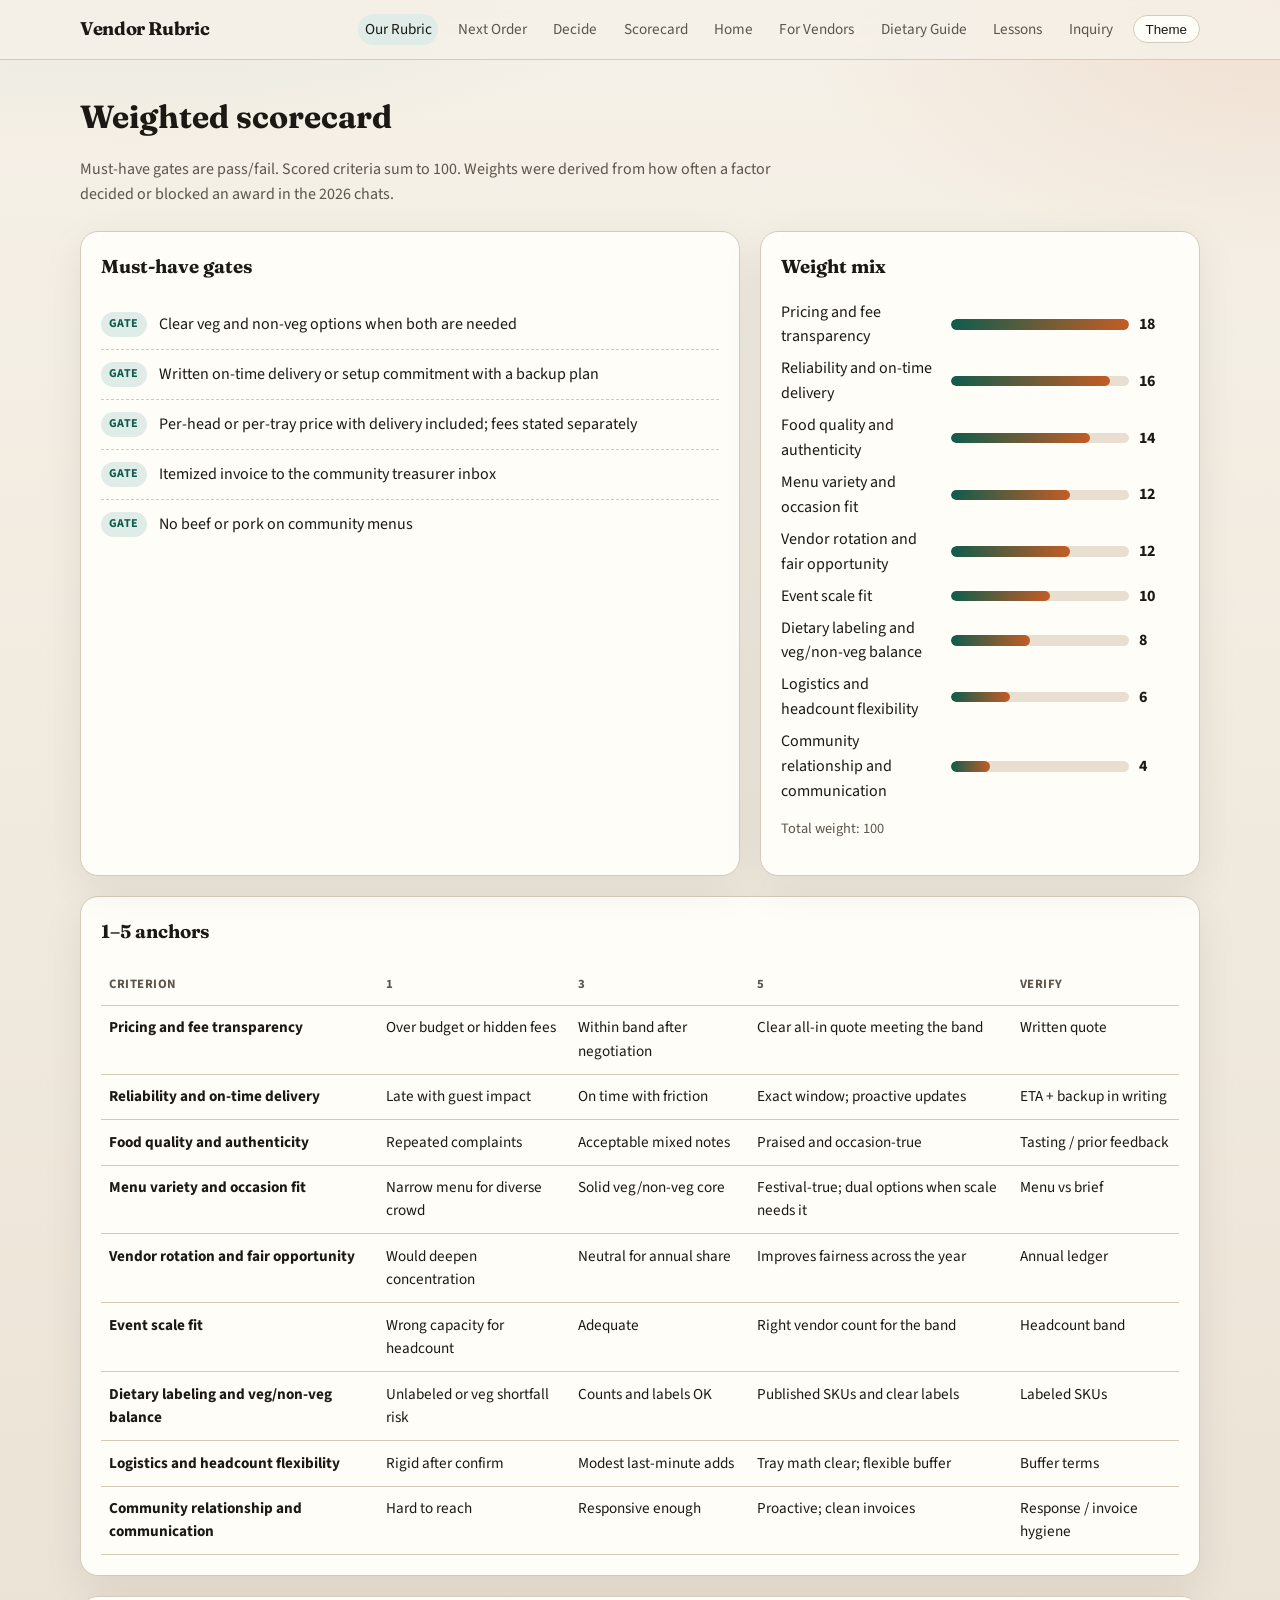
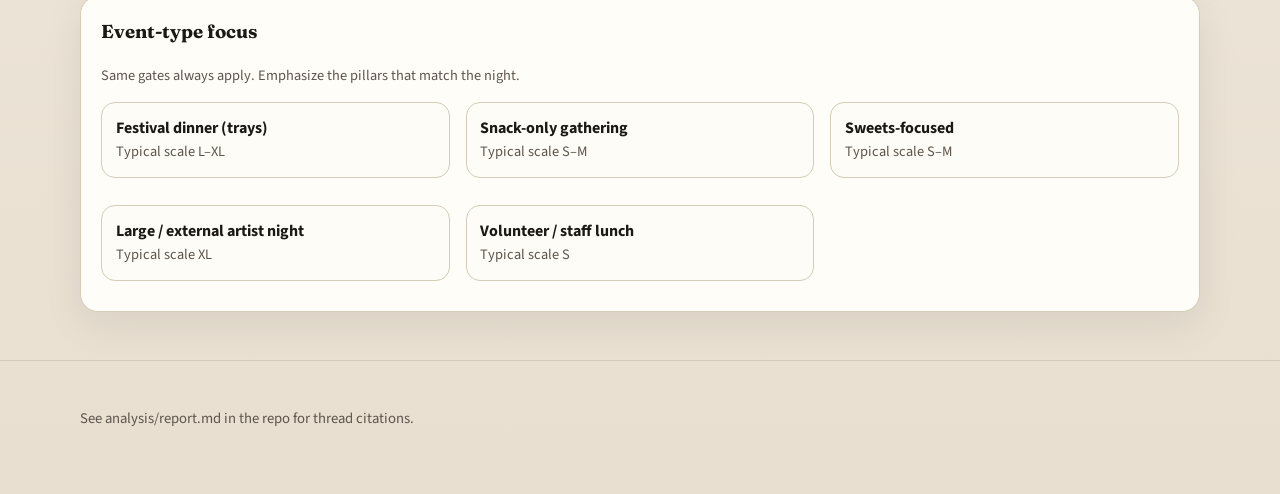
<file: rubric.html>
<!DOCTYPE html>
<html lang="en">
<head>
  <meta charset="UTF-8" />
  <meta name="viewport" content="width=device-width, initial-scale=1" />
  <title>Our Rubric | Vendor Rubric</title>
  <link rel="preconnect" href="https://fonts.googleapis.com" />
  <link rel="preconnect" href="https://fonts.gstatic.com" crossorigin />
  <link href="https://fonts.googleapis.com/css2?family=Fraunces:opsz,wght@9..144,600;9..144,700&family=Source+Sans+3:wght@400;600;700&display=swap" rel="stylesheet" />
  <link rel="stylesheet" href="css/site.css" />
</head>
<body>
  <header class="site-header">
    <div class="wrap nav">
      <a class="brand" href="index.html">Vendor Rubric</a>
      <nav class="nav-links" aria-label="Primary">
        <a href="rubric.html">Our Rubric</a>
        <a href="recommend.html">Next Order</a>
        <a href="distribution.html">Decide</a>
        <a href="scorecard.html">Scorecard</a>
        <a href="index.html">Home</a>
        <a href="vendors-need.html">For Vendors</a>
        <a href="dietary.html">Dietary Guide</a>
        <a href="lessons.html">Lessons</a>
        <a href="inquiry.html">Inquiry</a>
        <button class="icon-btn" type="button" onclick="toggleTheme()" aria-label="Toggle theme">Theme</button>
      </nav>
    </div>
  </header>

  <main class="wrap section">
    <h1 style="font-family:var(--font-display);margin:0 0 0.5rem;">Weighted scorecard</h1>
    <p class="intro">Must-have gates are pass/fail. Scored criteria sum to 100. Weights were derived from how often a factor decided or blocked an award in the 2026 chats.</p>

    <div class="grid-2" style="margin-top:1.5rem;">
      <div class="panel">
        <h3>Must-have gates</h3>
        <div id="gates"></div>
      </div>
      <div class="panel">
        <h3>Weight mix</h3>
        <div id="weights"></div>
        <p class="small muted" id="weightSum"></p>
      </div>
    </div>

    <div class="panel" style="margin-top:1.25rem;">
      <h3>1–5 anchors</h3>
      <table>
        <thead><tr><th>Criterion</th><th>1</th><th>3</th><th>5</th><th>Verify</th></tr></thead>
        <tbody id="anchors"></tbody>
      </table>
    </div>

    <div class="panel" style="margin-top:1.25rem;">
      <h3>Event-type focus</h3>
      <p class="muted small">Same gates always apply. Emphasize the pillars that match the night.</p>
      <div class="grid-3" id="eventTypes"></div>
    </div>
  </main>

  <footer><div class="wrap"><p>See analysis/report.md in the repo for thread citations.</p></div></footer>
  <script src="js/site.js"></script>
  <script>
    (async function () {
      const data = await loadJSON("data/rubric.json");
      document.getElementById("gates").innerHTML = data.mustHaveGates.map(g =>
        `<div class="gate"><span class="badge">Gate</span><div>${g.label}</div></div>`
      ).join("");

      const max = Math.max(...data.criteria.map(c => c.weight));
      document.getElementById("weights").innerHTML = data.criteria.map(c =>
        `<div class="bar-row"><span>${c.label}</span><div class="bar-track"><div class="bar-fill" data-w="${(c.weight/max)*100}"></div></div><strong>${c.weight}</strong></div>`
      ).join("");
      document.getElementById("weightSum").textContent = "Total weight: " + data.criteria.reduce((s,c)=>s+c.weight,0);
      requestAnimationFrame(() => {
        document.querySelectorAll(".bar-fill").forEach(el => { el.style.width = el.dataset.w + "%"; });
      });

      const verify = {
        pricing: "Written quote",
        reliability: "ETA + backup in writing",
        quality: "Tasting / prior feedback",
        menu_variety: "Menu vs brief",
        rotation: "Annual ledger",
        scale_fit: "Headcount band",
        dietary: "Labeled SKUs",
        logistics: "Buffer terms",
        relationship: "Response / invoice hygiene"
      };
      document.getElementById("anchors").innerHTML = data.criteria.map(c =>
        `<tr><td><strong>${c.label}</strong></td><td>${c.anchors["1"]}</td><td>${c.anchors["3"]}</td><td>${c.anchors["5"]}</td><td>${verify[c.id]||""}</td></tr>`
      ).join("");

      document.getElementById("eventTypes").innerHTML = data.eventTypes.map(e =>
        `<div class="slot-card"><strong>${e.label}</strong><div class="muted small">Typical scale ${e.scale}</div></div>`
      ).join("");
    })();
  </script>
</body>
</html>
</file>
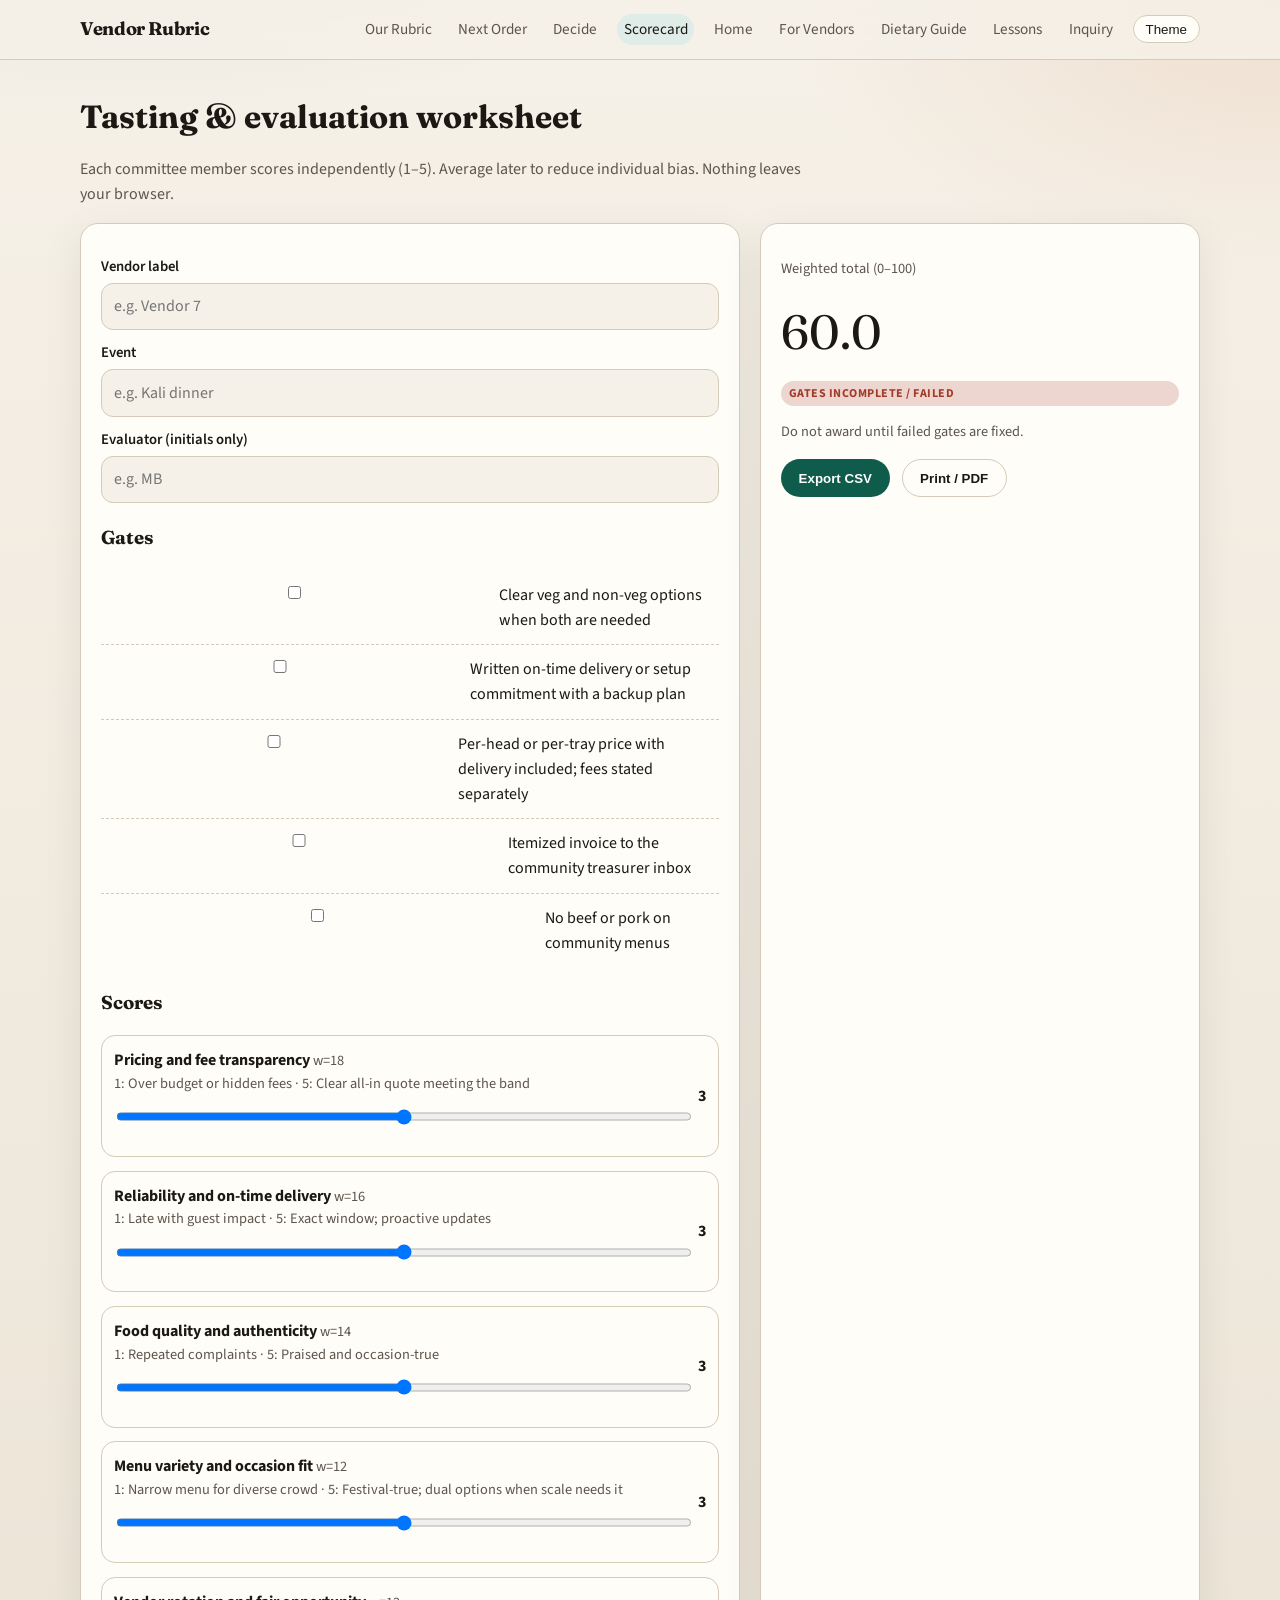
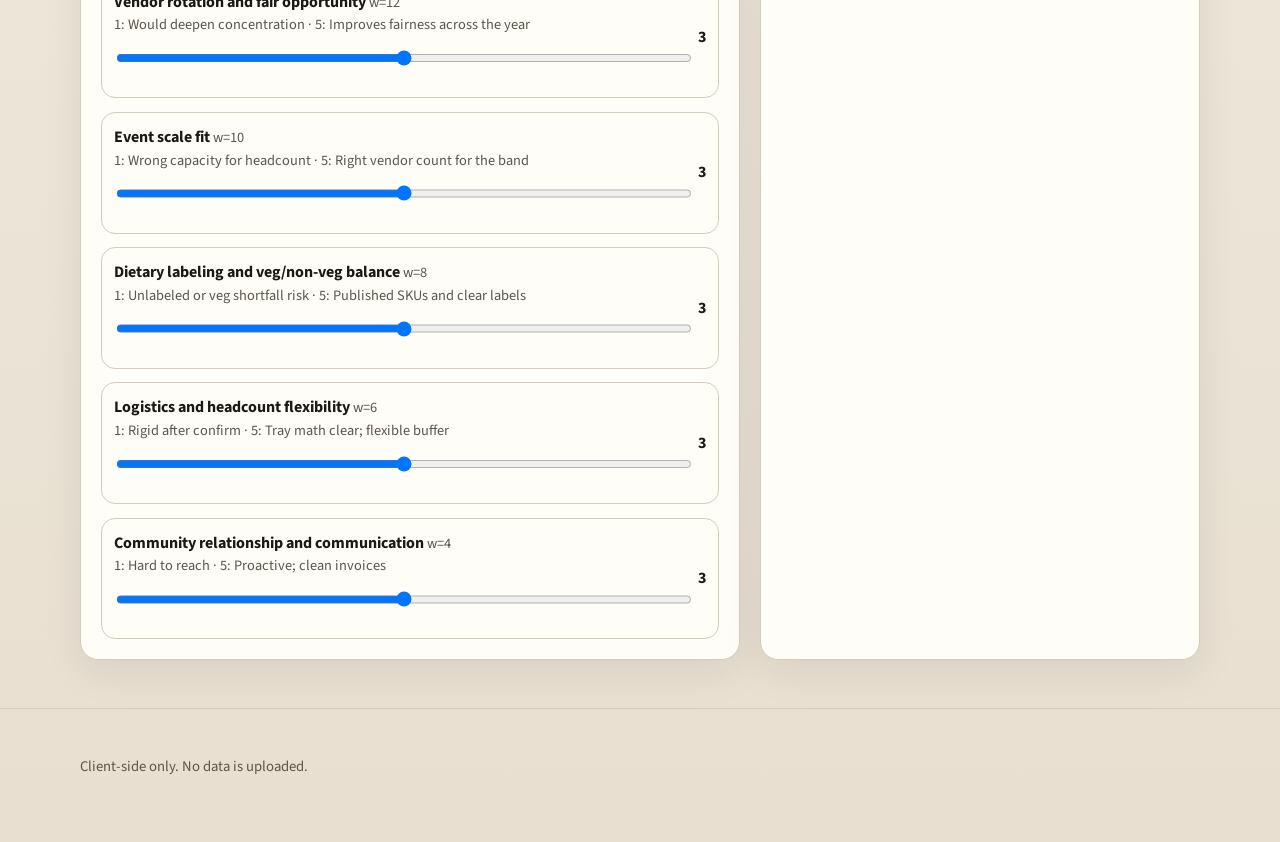
<file: scorecard.html>
<!DOCTYPE html>
<html lang="en">
<head>
  <meta charset="UTF-8" />
  <meta name="viewport" content="width=device-width, initial-scale=1" />
  <title>Scorecard Tool | Vendor Rubric</title>
  <link rel="preconnect" href="https://fonts.googleapis.com" />
  <link rel="preconnect" href="https://fonts.gstatic.com" crossorigin />
  <link href="https://fonts.googleapis.com/css2?family=Fraunces:opsz,wght@9..144,600;9..144,700&family=Source+Sans+3:wght@400;600;700&display=swap" rel="stylesheet" />
  <link rel="stylesheet" href="css/site.css" />
</head>
<body>
  <header class="site-header">
    <div class="wrap nav">
      <a class="brand" href="index.html">Vendor Rubric</a>
      <nav class="nav-links" aria-label="Primary">
        <a href="rubric.html">Our Rubric</a>
        <a href="recommend.html">Next Order</a>
        <a href="distribution.html">Decide</a>
        <a href="scorecard.html">Scorecard</a>
        <a href="index.html">Home</a>
        <a href="vendors-need.html">For Vendors</a>
        <a href="dietary.html">Dietary Guide</a>
        <a href="lessons.html">Lessons</a>
        <a href="inquiry.html">Inquiry</a>
        <button class="icon-btn" type="button" onclick="toggleTheme()" aria-label="Toggle theme">Theme</button>
      </nav>
    </div>
  </header>

  <main class="wrap section">
    <h1 style="font-family:var(--font-display);margin:0 0 0.5rem;">Tasting & evaluation worksheet</h1>
    <p class="intro">Each committee member scores independently (1–5). Average later to reduce individual bias. Nothing leaves your browser.</p>

    <div class="grid-2">
      <div class="panel">
        <label class="field" for="vendorName">Vendor label</label>
        <input id="vendorName" placeholder="e.g. Vendor 7" />
        <label class="field" for="eventName">Event</label>
        <input id="eventName" placeholder="e.g. Kali dinner" />
        <label class="field" for="evaluator">Evaluator (initials only)</label>
        <input id="evaluator" placeholder="e.g. MB" />

        <h3 style="margin-top:1.25rem;">Gates</h3>
        <div id="gateChecks"></div>

        <h3 style="margin-top:1.25rem;">Scores</h3>
        <div class="score-grid" id="scores"></div>
      </div>
      <div class="panel">
        <p class="muted small">Weighted total (0–100)</p>
        <p class="total-score" id="total">0</p>
        <p id="gateStatus" class="badge warn">Gates incomplete</p>
        <p class="muted small" id="detail"></p>
        <div class="cta-row">
          <button class="btn" type="button" id="csvBtn">Export CSV</button>
          <button class="btn secondary" type="button" onclick="window.print()">Print / PDF</button>
        </div>
      </div>
    </div>
  </main>

  <footer><div class="wrap"><p>Client-side only. No data is uploaded.</p></div></footer>
  <script src="js/site.js"></script>
  <script>
    (async function () {
      const data = await loadJSON("data/rubric.json");
      const scoresEl = document.getElementById("scores");
      const gateEl = document.getElementById("gateChecks");
      const values = {};

      gateEl.innerHTML = data.mustHaveGates.map(g =>
        `<label class="gate"><input type="checkbox" data-gate="${g.id}" /> <span>${g.label}</span></label>`
      ).join("");

      scoresEl.innerHTML = data.criteria.map(c => {
        values[c.id] = 3;
        return `<div class="score-item">
          <div>
            <strong>${c.label}</strong> <span class="muted small">w=${c.weight}</span>
            <div class="muted small">1: ${c.anchors["1"]} · 5: ${c.anchors["5"]}</div>
            <input type="range" min="1" max="5" step="1" value="3" data-id="${c.id}" />
          </div>
          <strong data-val="${c.id}">3</strong>
        </div>`;
      }).join("");

      function recalc() {
        let sum = 0;
        data.criteria.forEach(c => {
          sum += (values[c.id] / 5) * c.weight;
        });
        document.getElementById("total").textContent = sum.toFixed(1);
        const gates = [...document.querySelectorAll("[data-gate]")];
        const allPass = gates.every(g => g.checked);
        const st = document.getElementById("gateStatus");
        st.textContent = allPass ? "All gates passed" : "Gates incomplete / failed";
        st.className = "badge " + (allPass ? "ok" : "warn");
        document.getElementById("detail").textContent = allPass
          ? "Eligible for award comparison."
          : "Do not award until failed gates are fixed.";
      }

      scoresEl.querySelectorAll("input[type=range]").forEach(inp => {
        inp.addEventListener("input", () => {
          values[inp.dataset.id] = Number(inp.value);
          document.querySelector(`[data-val="${inp.dataset.id}"]`).textContent = inp.value;
          recalc();
        });
      });
      gateEl.querySelectorAll("input").forEach(inp => inp.addEventListener("change", recalc));
      recalc();

      document.getElementById("csvBtn").addEventListener("click", () => {
        const rows = [["vendor","event","evaluator","gates_pass","criterion","weight","score_1to5","weighted"]];
        const gatesPass = [...document.querySelectorAll("[data-gate]")].every(g => g.checked);
        const v = document.getElementById("vendorName").value || "unnamed";
        const e = document.getElementById("eventName").value || "unnamed";
        const ev = document.getElementById("evaluator").value || "anon";
        data.criteria.forEach(c => {
          const s = values[c.id];
          rows.push([v,e,ev,gatesPass,c.id,c.weight,s,((s/5)*c.weight).toFixed(2)]);
        });
        downloadText("vendor-scorecard.csv", rows.map(r => r.join(",")).join("\n"), "text/csv");
      });
    })();
  </script>
</body>
</html>
</file>
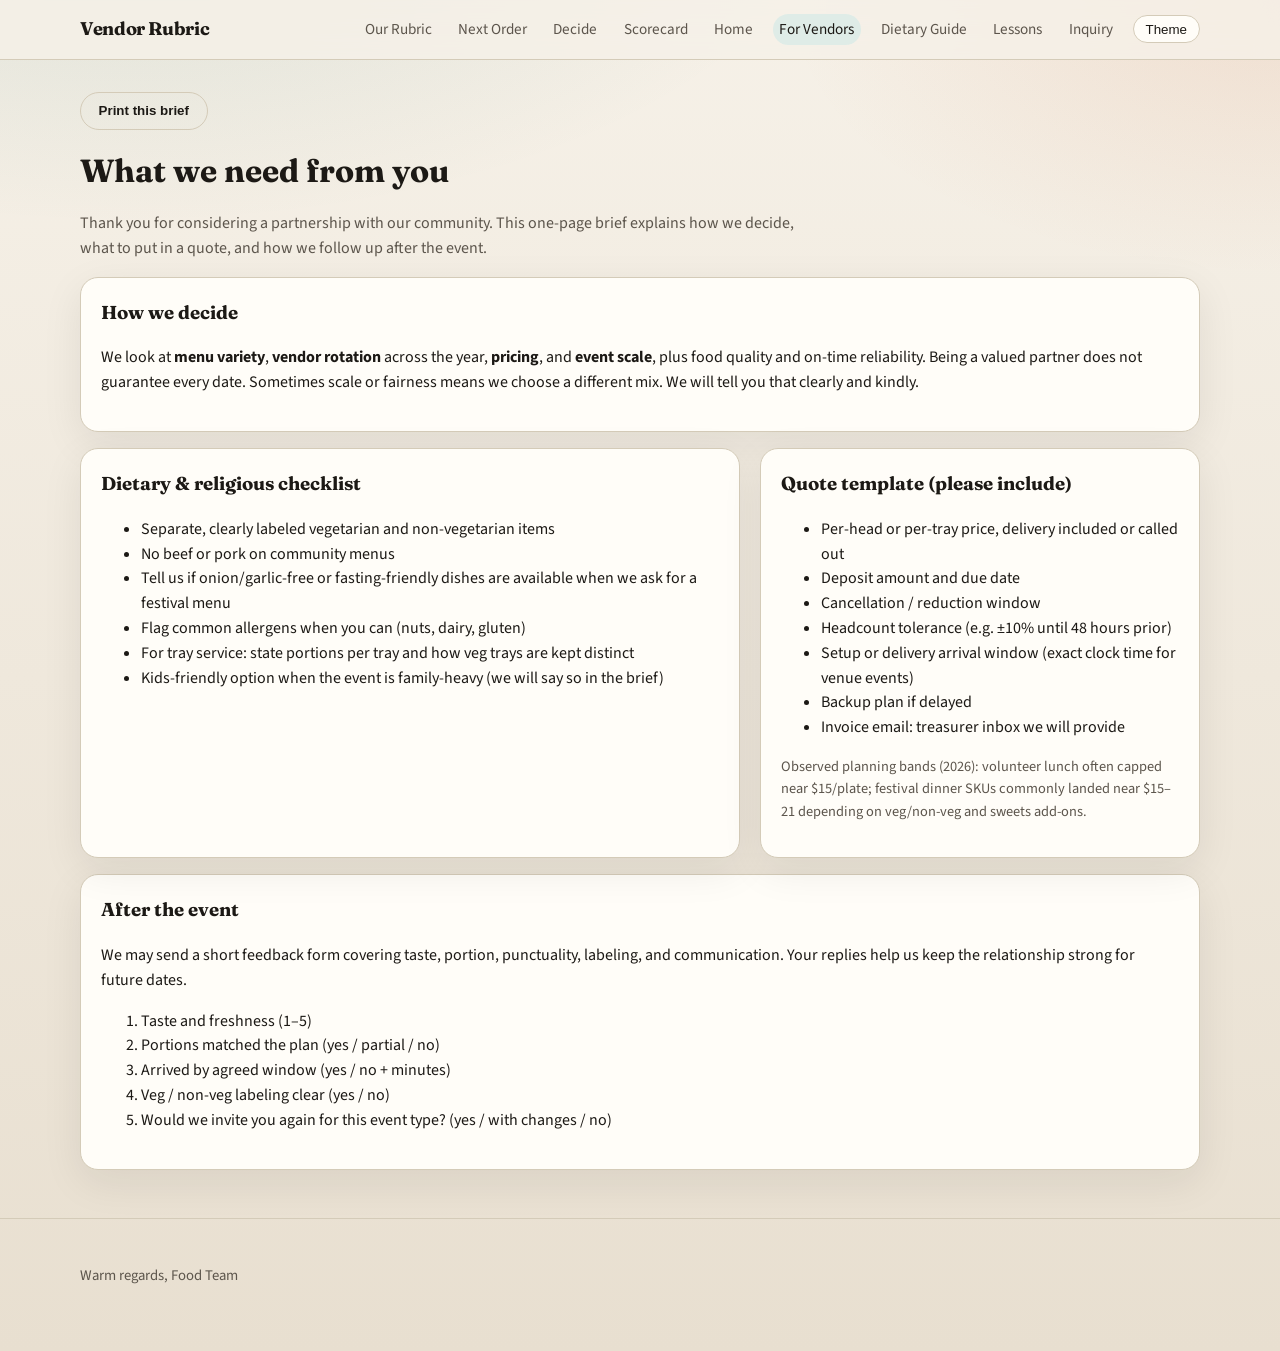
<file: vendors-need.html>
<!DOCTYPE html>
<html lang="en">
<head>
  <meta charset="UTF-8" />
  <meta name="viewport" content="width=device-width, initial-scale=1" />
  <title>What We Need From Vendors | Vendor Rubric</title>
  <link rel="preconnect" href="https://fonts.googleapis.com" />
  <link rel="preconnect" href="https://fonts.gstatic.com" crossorigin />
  <link href="https://fonts.googleapis.com/css2?family=Fraunces:opsz,wght@9..144,600;9..144,700&family=Source+Sans+3:wght@400;600;700&display=swap" rel="stylesheet" />
  <link rel="stylesheet" href="css/site.css" />
</head>
<body>
  <header class="site-header">
    <div class="wrap nav">
      <a class="brand" href="index.html">Vendor Rubric</a>
      <nav class="nav-links" aria-label="Primary">
        <a href="rubric.html">Our Rubric</a>
        <a href="recommend.html">Next Order</a>
        <a href="distribution.html">Decide</a>
        <a href="scorecard.html">Scorecard</a>
        <a href="index.html">Home</a>
        <a href="vendors-need.html">For Vendors</a>
        <a href="dietary.html">Dietary Guide</a>
        <a href="lessons.html">Lessons</a>
        <a href="inquiry.html">Inquiry</a>
        <button class="icon-btn" type="button" onclick="toggleTheme()" aria-label="Toggle theme">Theme</button>
      </nav>
    </div>
  </header>

  <main class="wrap section">
    <div class="printable-actions">
      <button class="btn secondary" type="button" onclick="window.print()">Print this brief</button>
    </div>
    <h1 style="font-family:var(--font-display);margin:0 0 0.5rem;">What we need from you</h1>
    <p class="intro">Thank you for considering a partnership with our community. This one-page brief explains how we decide, what to put in a quote, and how we follow up after the event.</p>

    <div class="panel">
      <h3>How we decide</h3>
      <p>We look at <strong>menu variety</strong>, <strong>vendor rotation</strong> across the year, <strong>pricing</strong>, and <strong>event scale</strong>, plus food quality and on-time reliability. Being a valued partner does not guarantee every date. Sometimes scale or fairness means we choose a different mix. We will tell you that clearly and kindly.</p>
    </div>

    <div class="grid-2" style="margin-top:1rem;">
      <div class="panel">
        <h3>Dietary & religious checklist</h3>
        <ul>
          <li>Separate, clearly labeled vegetarian and non-vegetarian items</li>
          <li>No beef or pork on community menus</li>
          <li>Tell us if onion/garlic-free or fasting-friendly dishes are available when we ask for a festival menu</li>
          <li>Flag common allergens when you can (nuts, dairy, gluten)</li>
          <li>For tray service: state portions per tray and how veg trays are kept distinct</li>
          <li>Kids-friendly option when the event is family-heavy (we will say so in the brief)</li>
        </ul>
      </div>
      <div class="panel">
        <h3>Quote template (please include)</h3>
        <ul>
          <li>Per-head or per-tray price, delivery included or called out</li>
          <li>Deposit amount and due date</li>
          <li>Cancellation / reduction window</li>
          <li>Headcount tolerance (e.g. ±10% until 48 hours prior)</li>
          <li>Setup or delivery arrival window (exact clock time for venue events)</li>
          <li>Backup plan if delayed</li>
          <li>Invoice email: treasurer inbox we will provide</li>
        </ul>
        <p class="small muted">Observed planning bands (2026): volunteer lunch often capped near $15/plate; festival dinner SKUs commonly landed near $15–21 depending on veg/non-veg and sweets add-ons.</p>
      </div>
    </div>

    <div class="panel" style="margin-top:1rem;">
      <h3>After the event</h3>
      <p>We may send a short feedback form covering taste, portion, punctuality, labeling, and communication. Your replies help us keep the relationship strong for future dates.</p>
      <ol>
        <li>Taste and freshness (1–5)</li>
        <li>Portions matched the plan (yes / partial / no)</li>
        <li>Arrived by agreed window (yes / no + minutes)</li>
        <li>Veg / non-veg labeling clear (yes / no)</li>
        <li>Would we invite you again for this event type? (yes / with changes / no)</li>
      </ol>
    </div>
  </main>

  <footer><div class="wrap"><p>Warm regards, Food Team</p></div></footer>
  <script src="js/site.js"></script>
</body>
</html>
</file>
<file: css/site.css>
:root {
  --bg: #f6f1e8;
  --bg-accent: #e8dfd0;
  --ink: #1c1915;
  --muted: #5c554c;
  --card: #fffdf8;
  --line: #d4cbb8;
  --brand: #0f5c4c;
  --brand-2: #c45c26;
  --warn: #a33b2b;
  --ok: #2f6b3a;
  --chip: #dfece7;
  --shadow: 0 12px 40px rgba(28, 25, 21, 0.08);
  --radius: 18px;
  --font-display: "Fraunces", "Georgia", serif;
  --font-body: "Source Sans 3", "Segoe UI", sans-serif;
}

[data-theme="dark"] {
  --bg: #141210;
  --bg-accent: #1e1a16;
  --ink: #f3ebe0;
  --muted: #b7aea1;
  --card: #1c1814;
  --line: #3a332b;
  --brand: #6fc4b0;
  --brand-2: #e08a55;
  --warn: #ef8a7a;
  --ok: #7dcb8c;
  --chip: #24332e;
  --shadow: 0 12px 40px rgba(0, 0, 0, 0.35);
}

* { box-sizing: border-box; }
html { scroll-behavior: smooth; }
body {
  margin: 0;
  font-family: var(--font-body);
  color: var(--ink);
  background:
    radial-gradient(1200px 600px at 10% -10%, rgba(15, 92, 76, 0.12), transparent 60%),
    radial-gradient(900px 500px at 100% 0%, rgba(196, 92, 38, 0.12), transparent 55%),
    linear-gradient(180deg, var(--bg), var(--bg-accent));
  min-height: 100vh;
  line-height: 1.55;
}

a { color: var(--brand); }
img { max-width: 100%; }

.wrap { width: min(1120px, calc(100% - 2rem)); margin: 0 auto; }

.site-header {
  position: sticky; top: 0; z-index: 20;
  backdrop-filter: blur(12px);
  background: color-mix(in srgb, var(--bg) 82%, transparent);
  border-bottom: 1px solid var(--line);
}
.nav {
  display: flex; flex-wrap: wrap; gap: 0.75rem 1rem;
  align-items: center; justify-content: space-between;
  padding: 0.85rem 0;
}
.brand {
  font-family: var(--font-display);
  font-weight: 700;
  font-size: 1.15rem;
  text-decoration: none;
  color: var(--ink);
  letter-spacing: -0.02em;
}
.nav-links { display: flex; flex-wrap: wrap; gap: 0.35rem 0.85rem; align-items: center; }
.nav-links a {
  text-decoration: none; color: var(--muted); font-size: 0.95rem;
  padding: 0.25rem 0.4rem; border-radius: 999px;
}
.nav-links a:hover, .nav-links a[aria-current="page"] {
  color: var(--ink); background: var(--chip);
}
.icon-btn {
  border: 1px solid var(--line); background: var(--card); color: var(--ink);
  border-radius: 999px; padding: 0.35rem 0.75rem; cursor: pointer;
}

.hero {
  padding: 3.5rem 0 2.5rem;
  display: grid; gap: 1.5rem;
}
.hero h1 {
  font-family: var(--font-display);
  font-size: clamp(2.2rem, 5vw, 3.6rem);
  line-height: 1.08; margin: 0; letter-spacing: -0.03em;
  max-width: 14ch;
}
.hero .lede { font-size: 1.15rem; color: var(--muted); max-width: 42rem; }
.pillars {
  display: grid; grid-template-columns: repeat(4, 1fr); gap: 0.75rem;
}
.pillar {
  background: var(--card); border: 1px solid var(--line); border-radius: var(--radius);
  padding: 1rem; box-shadow: var(--shadow);
  transform: translateY(8px); opacity: 0;
  animation: rise 0.7s ease forwards;
}
.pillar:nth-child(2) { animation-delay: 0.08s; }
.pillar:nth-child(3) { animation-delay: 0.16s; }
.pillar:nth-child(4) { animation-delay: 0.24s; }
.pillar strong { display: block; font-family: var(--font-display); font-size: 1.15rem; }
.pillar span { color: var(--muted); font-size: 0.92rem; }

@keyframes rise {
  to { transform: translateY(0); opacity: 1; }
}

.section { padding: 2rem 0 3rem; }
.section h2 {
  font-family: var(--font-display);
  font-size: clamp(1.6rem, 3vw, 2.2rem);
  margin: 0 0 0.75rem; letter-spacing: -0.02em;
}
.section p.intro { color: var(--muted); max-width: 46rem; }

.grid-2 { display: grid; grid-template-columns: 1.2fr 0.8fr; gap: 1.25rem; }
.grid-3 { display: grid; grid-template-columns: repeat(3, 1fr); gap: 1rem; }

.panel {
  background: var(--card); border: 1px solid var(--line);
  border-radius: var(--radius); padding: 1.25rem; box-shadow: var(--shadow);
}
.panel h3 { margin-top: 0; font-family: var(--font-display); }

.gate {
  display: flex; gap: 0.75rem; align-items: flex-start;
  padding: 0.75rem 0; border-bottom: 1px dashed var(--line);
}
.gate:last-child { border-bottom: 0; }
.badge {
  font-size: 0.75rem; font-weight: 700; letter-spacing: 0.04em;
  text-transform: uppercase; background: var(--chip); color: var(--brand);
  padding: 0.2rem 0.5rem; border-radius: 999px; white-space: nowrap;
}
.badge.warn { background: color-mix(in srgb, var(--warn) 20%, var(--card)); color: var(--warn); }
.badge.ok { background: color-mix(in srgb, var(--ok) 20%, var(--card)); color: var(--ok); }

.bar-row { display: grid; grid-template-columns: 10rem 1fr 2.5rem; gap: 0.6rem; align-items: center; margin: 0.45rem 0; }
.bar-track { height: 0.65rem; background: var(--bg-accent); border-radius: 999px; overflow: hidden; }
.bar-fill { height: 100%; background: linear-gradient(90deg, var(--brand), var(--brand-2)); border-radius: 999px; width: 0; transition: width 0.8s ease; }

table { width: 100%; border-collapse: collapse; font-size: 0.95rem; }
th, td { text-align: left; padding: 0.65rem 0.5rem; border-bottom: 1px solid var(--line); vertical-align: top; }
th { font-size: 0.8rem; text-transform: uppercase; letter-spacing: 0.04em; color: var(--muted); }

.btn {
  display: inline-flex; align-items: center; gap: 0.4rem;
  background: var(--brand); color: #fff; border: 0; border-radius: 999px;
  padding: 0.65rem 1.1rem; font-weight: 600; cursor: pointer; text-decoration: none;
}
.btn.secondary { background: transparent; color: var(--ink); border: 1px solid var(--line); }
.btn:hover { filter: brightness(1.05); }

.cta-row { display: flex; flex-wrap: wrap; gap: 0.75rem; margin-top: 1rem; }

label.field { display: block; margin: 0.75rem 0 0.25rem; font-weight: 600; font-size: 0.92rem; }
input, select, textarea {
  width: 100%; padding: 0.65rem 0.75rem; border-radius: 12px;
  border: 1px solid var(--line); background: var(--bg); color: var(--ink);
  font: inherit;
}
.score-grid { display: grid; gap: 0.85rem; }
.score-item {
  display: grid; grid-template-columns: 1fr auto; gap: 0.5rem; align-items: center;
  padding: 0.75rem; border: 1px solid var(--line); border-radius: 14px;
}
.score-item input[type="range"] { width: 100%; }
.total-score {
  font-family: var(--font-display); font-size: 3rem; margin: 0;
}
.muted { color: var(--muted); }
.small { font-size: 0.9rem; }

.dist-layout { display: grid; grid-template-columns: 1.1fr 0.9fr; gap: 1.25rem; }
.slot-card {
  border: 1px solid var(--line); border-radius: 14px; padding: 0.85rem; margin-bottom: 0.65rem;
  background: color-mix(in srgb, var(--card) 90%, var(--bg));
}
.slot-card header { display: flex; justify-content: space-between; gap: 0.5rem; margin-bottom: 0.4rem; }
.vendor-bars { display: grid; gap: 0.55rem; }
.vendor-bar {
  display: grid; grid-template-columns: minmax(7rem, 11rem) 1fr 3rem; gap: 0.5rem; align-items: center;
}
.vendor-bar > span { font-size: 0.88rem; line-height: 1.2; }
.vendor-bar .fill {
  height: 1.1rem; border-radius: 8px; background: var(--brand);
  transition: width 0.35s ease, background 0.35s ease;
}
.vendor-bar.hot .fill { background: var(--warn); }
.vendor-bar.warn .fill { background: var(--brand-2); }
.alert {
  border-left: 4px solid var(--warn); padding: 0.75rem 1rem;
  background: color-mix(in srgb, var(--warn) 12%, var(--card));
  border-radius: 0 12px 12px 0; margin: 0.5rem 0;
}
.alert.ok { border-left-color: var(--ok); background: color-mix(in srgb, var(--ok) 12%, var(--card)); }

.timeline { list-style: none; padding: 0; margin: 0; }
.timeline li {
  position: relative; padding: 0 0 1.25rem 1.25rem;
  border-left: 2px solid var(--line);
}
.timeline li::before {
  content: ""; position: absolute; left: -6px; top: 0.35rem;
  width: 10px; height: 10px; border-radius: 50%; background: var(--brand-2);
}
.printable-actions { display: flex; gap: 0.5rem; margin-bottom: 1rem; }

footer {
  border-top: 1px solid var(--line); padding: 2rem 0 3rem; color: var(--muted); font-size: 0.92rem;
}

@media (max-width: 900px) {
  .pillars, .grid-2, .grid-3, .dist-layout { grid-template-columns: 1fr; }
  .bar-row { grid-template-columns: 1fr; }
}

@media print {
  .site-header, .icon-btn, .printable-actions, .cta-row .secondary { display: none !important; }
  body { background: #fff; color: #000; }
  .panel { box-shadow: none; border-color: #ccc; }
}
</file>
